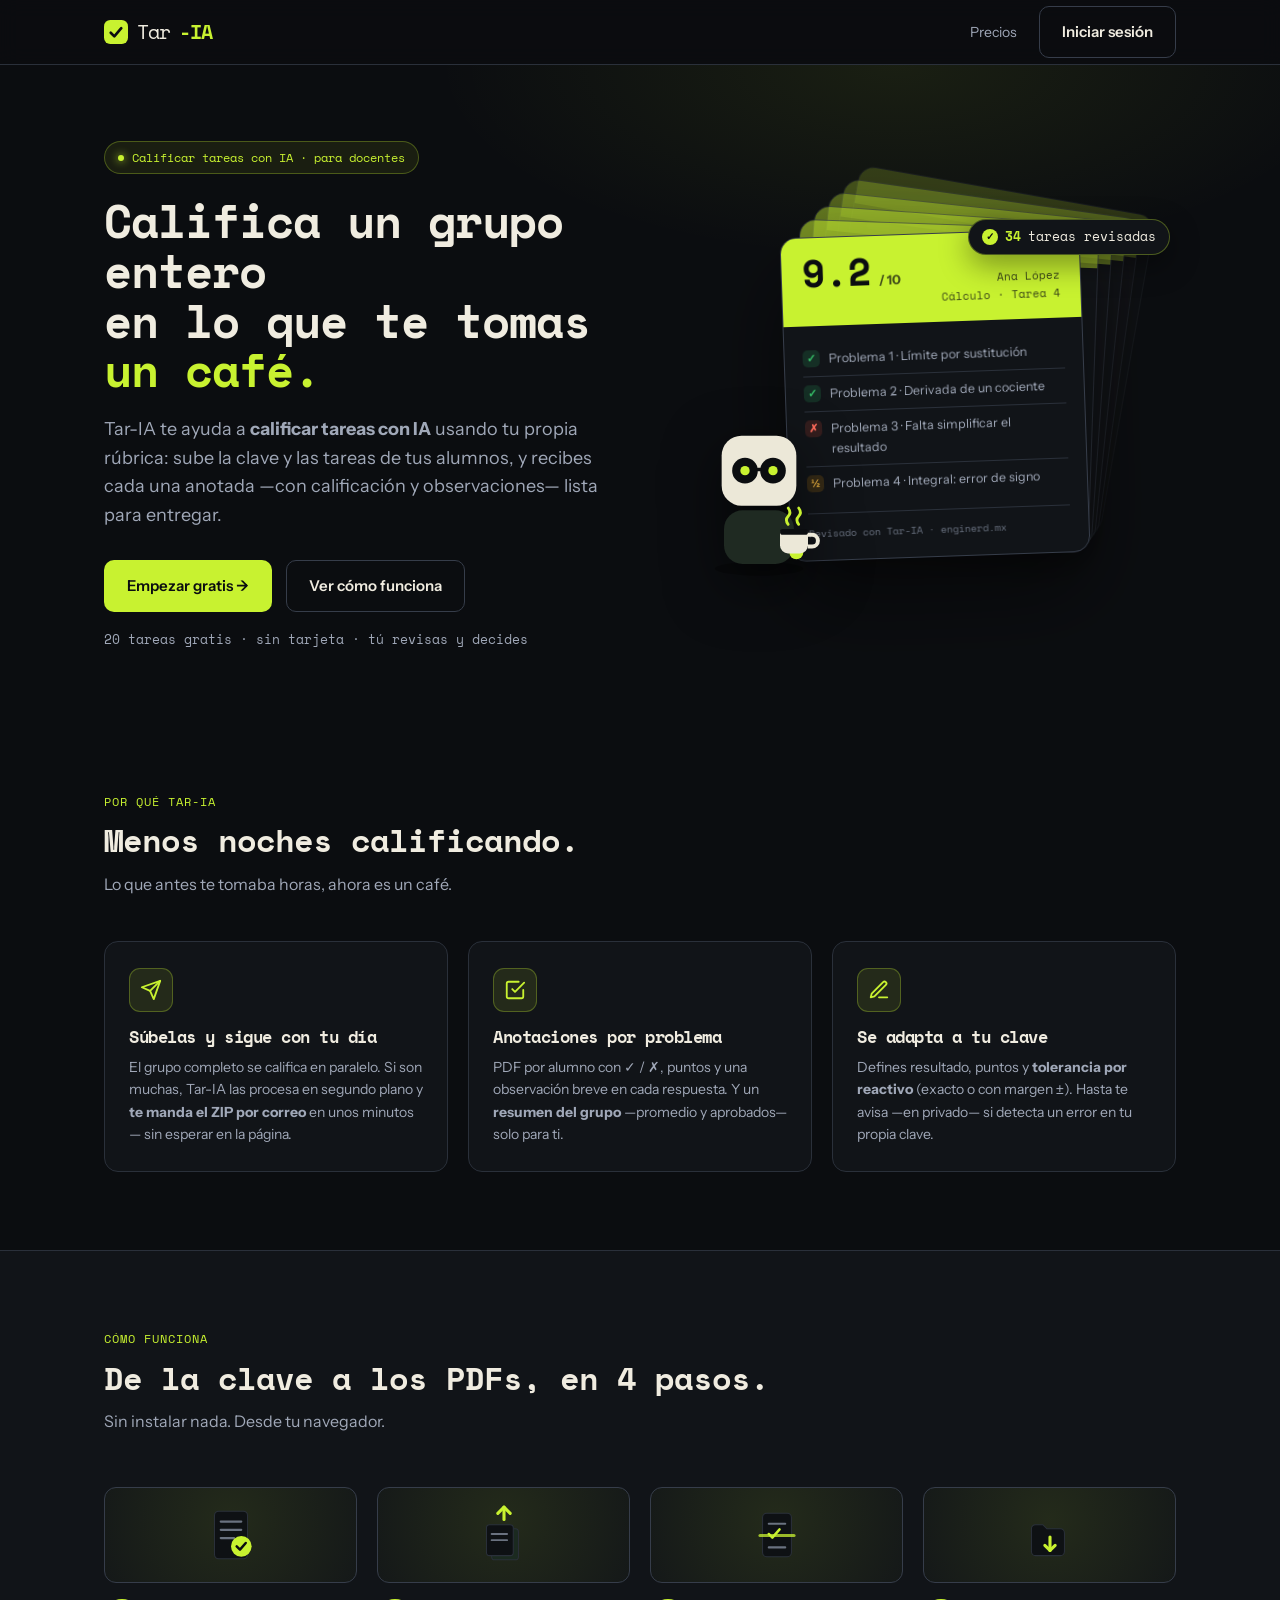
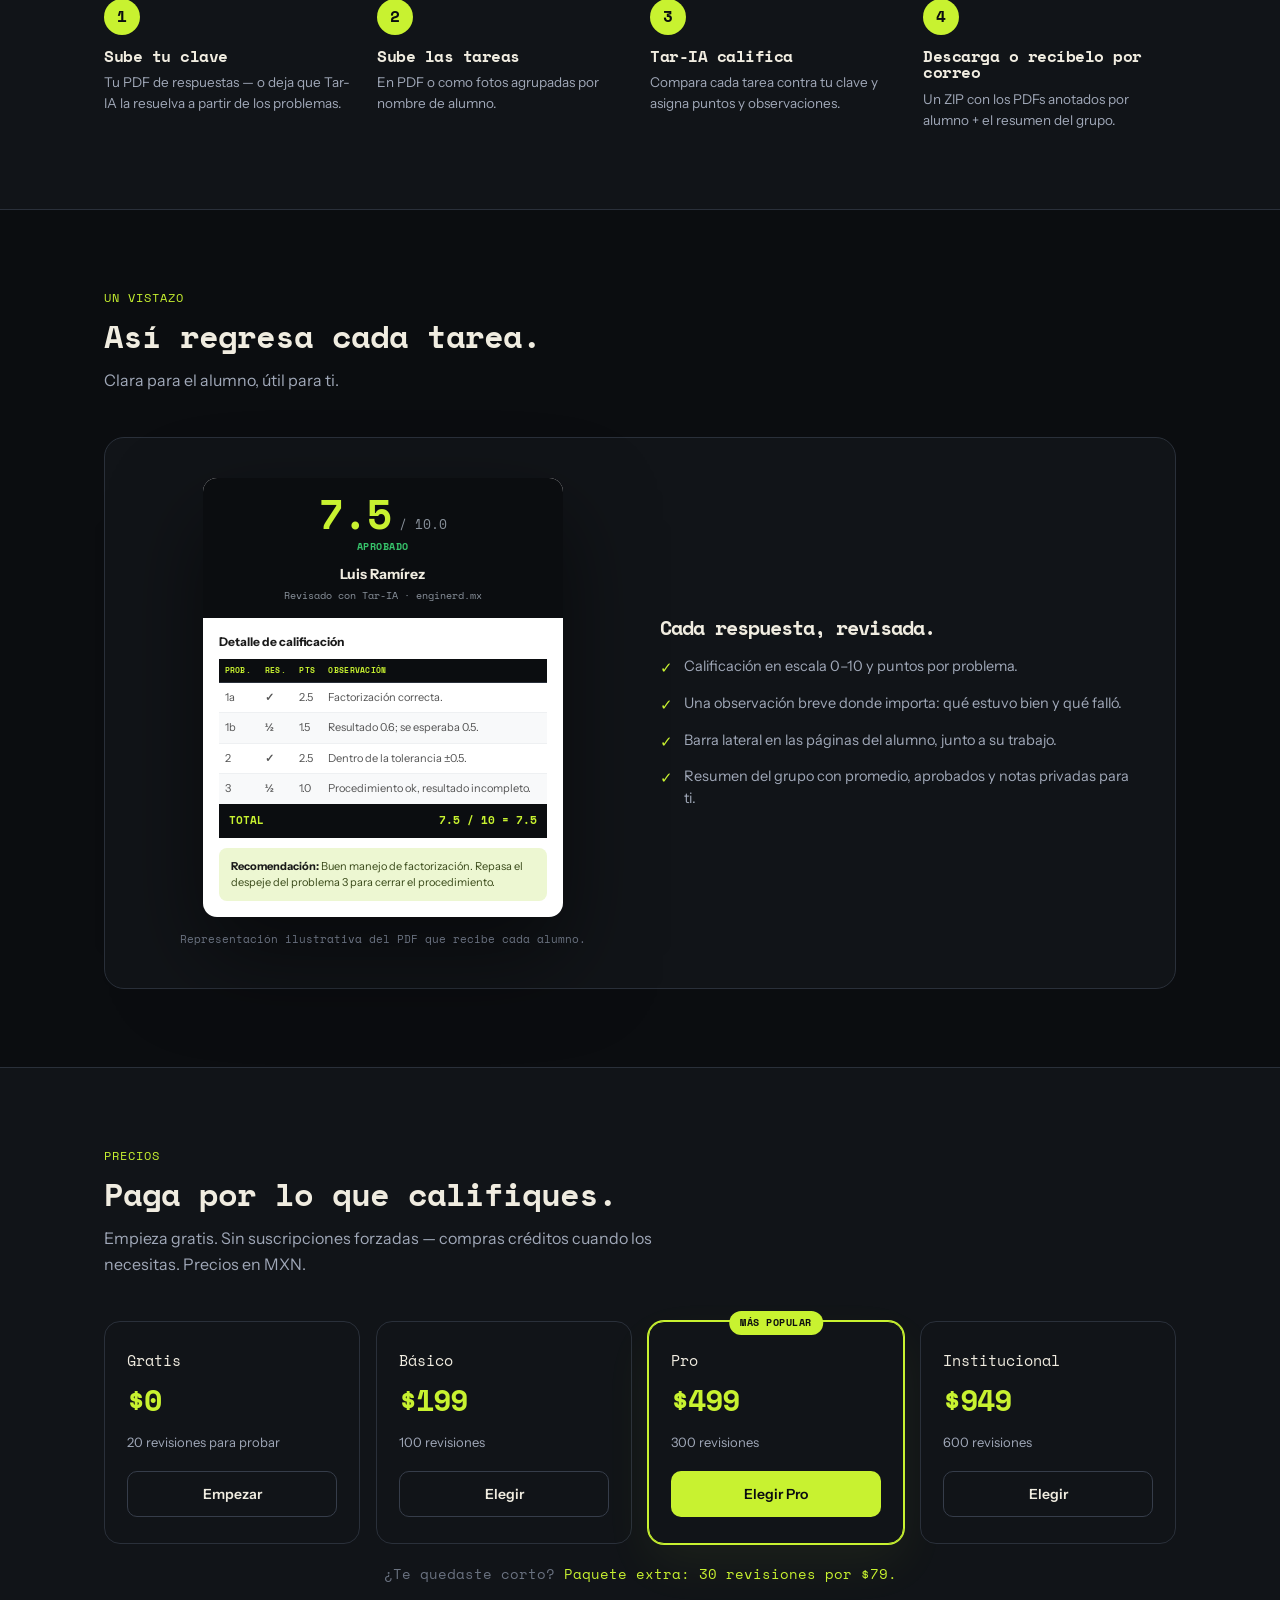
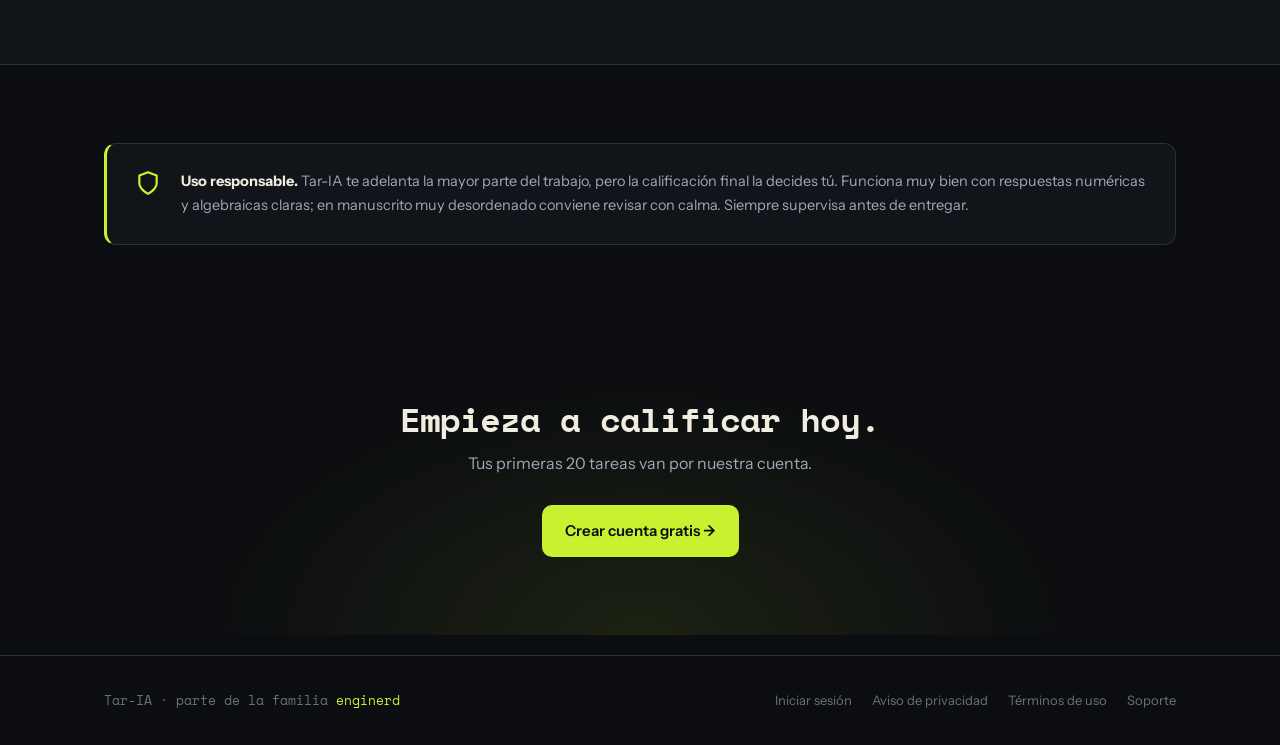
<file: index.html>
<!DOCTYPE html>
<html lang="es">
<head>
<meta charset="UTF-8">
<meta name="viewport" content="width=device-width, initial-scale=1.0">
<title>Tar-IA — Califica tareas con IA usando TU rúbrica | Enginerd</title>
<meta name="description" content="Tar-IA califica las tareas de tus alumnos con inteligencia artificial usando tu propia rúbrica. Ahorra horas de corrección, da retro a cada alumno y recupera tus domingos. Pruébalo gratis.">
<link rel="canonical" href="https://taria.enginerd.mx/">
<meta name="robots" content="index, follow">
<!-- Open Graph / Twitter (para compartir en redes/WhatsApp) -->
<meta property="og:type" content="website">
<meta property="og:url" content="https://taria.enginerd.mx/">
<meta property="og:site_name" content="Tar-IA · Enginerd">
<meta property="og:locale" content="es_MX">
<meta property="og:title" content="Tar-IA — Califica tareas con IA usando tu rúbrica">
<meta property="og:description" content="Califica las tareas de tus alumnos con IA usando tu propia rúbrica. Ahorra horas de corrección y recupera tus domingos. Pruébalo gratis.">
<meta property="og:image" content="https://taria.enginerd.mx/img/RobotInstruccionesyZIP.png">
<meta name="twitter:card" content="summary_large_image">
<meta name="twitter:title" content="Tar-IA — Califica tareas con IA usando tu rúbrica">
<meta name="twitter:description" content="Califica las tareas de tus alumnos con IA usando tu propia rúbrica. Pruébalo gratis.">
<meta name="twitter:image" content="https://taria.enginerd.mx/img/RobotInstruccionesyZIP.png">
<link rel="icon" href="data:image/svg+xml,<svg xmlns='http://www.w3.org/2000/svg' viewBox='0 0 100 100'><rect width='100' height='100' rx='18' fill='%230b0d10'/><text y='.9em' font-size='72' x='14' fill='%23c8f230' font-family='monospace' font-weight='bold'>T</text></svg>">
<link rel="stylesheet" href="./css/style.css">
<style>
  :root{--maxw:1120px}
  .lp{color:var(--text);overflow-x:hidden}
  .lp .wrap{max-width:var(--maxw);margin:0 auto;padding:0 24px}
  .lp a{text-decoration:none}
  .lp h1,.lp h2,.lp h3{font-family:'Space Mono',monospace;letter-spacing:-1px;line-height:1.08}
  .lp .lime{color:var(--accent)}
  .lp .btn{display:inline-flex;align-items:center;gap:8px;font-weight:600;font-size:15px;padding:13px 22px;border-radius:10px;cursor:pointer;transition:transform .15s,background .2s,border-color .2s;border:0.5px solid transparent}
  .lp .btn:hover{transform:translateY(-1px)}
  .lp .btn-lime{background:var(--accent);color:#0b0d10}
  .lp .btn-lime:hover{background:#d4f84a}
  .lp .btn-ghost{background:transparent;color:var(--text);border-color:var(--border2)}
  .lp .btn-ghost:hover{border-color:var(--accent);color:var(--accent)}

  /* NAV */
  .lp-nav{position:sticky;top:0;z-index:50;background:rgba(11,13,16,.82);backdrop-filter:blur(10px);border-bottom:0.5px solid var(--border)}
  .lp-nav .wrap{display:flex;align-items:center;justify-content:space-between;height:64px}
  .lp-brand{display:flex;align-items:center;gap:9px;font-family:'Space Mono',monospace;font-size:20px;color:var(--text);letter-spacing:-1px}
  .lp-brand b{font-weight:700}
  .lp-nav-links{display:flex;align-items:center;gap:22px}
  .lp-nav-links a.plain{color:var(--text2);font-size:14px}
  .lp-nav-links a.plain:hover{color:var(--text)}

  /* HERO */
  .lp-hero{position:relative;padding:76px 0 64px;background:radial-gradient(ellipse 60% 50% at 70% 0%, rgba(200,242,48,.08), transparent 60%)}
  .lp-hero .wrap{display:grid;grid-template-columns:1.05fr .95fr;gap:56px;align-items:center}
  .eyebrow{display:inline-flex;align-items:center;gap:8px;font-family:'Space Mono',monospace;font-size:12px;color:var(--accent);background:rgba(200,242,48,.08);border:0.5px solid rgba(200,242,48,.28);border-radius:99px;padding:6px 13px;margin-bottom:22px}
  .eyebrow .dot{width:6px;height:6px;border-radius:50%;background:var(--accent);box-shadow:0 0 8px var(--accent)}
  .lp-hero h1{font-size:46px;margin-bottom:20px}
  .lp-hero p.lede{font-size:18px;color:var(--text2);max-width:520px;margin-bottom:30px;line-height:1.6}
  .hero-cta{display:flex;gap:14px;flex-wrap:wrap;margin-bottom:18px}
  .hero-trust{font-family:'Space Mono',monospace;font-size:12.5px;color:var(--text3)}
  .hero-trust b{color:var(--text2);font-weight:400}

  /* Visual del hero: mascota + tarjeta calificada */
  .hero-visual{position:relative;display:flex;justify-content:center;align-items:flex-end}
  .grade-card{background:var(--bg2);border:0.5px solid var(--border2);border-radius:16px;width:300px;box-shadow:0 40px 90px rgba(0,0,0,.5);overflow:hidden;transform:rotate(-2deg)}
  .grade-head{background:var(--accent);color:#0b0d10;padding:16px 20px;display:flex;align-items:baseline;gap:8px}
  .grade-head .g{font-family:'Space Mono',monospace;font-size:38px;font-weight:700;line-height:1}
  .grade-head .g10{font-size:13px;font-weight:700;opacity:.7}
  .grade-head .who{margin-left:auto;font-family:'Space Mono',monospace;font-size:11px;opacity:.75;text-align:right}
  .grade-body{padding:16px 18px 18px}
  .grade-body .name{font-weight:600;font-size:13px;margin-bottom:12px}
  .grow{display:flex;align-items:flex-start;gap:9px;font-size:12.5px;color:var(--text2);padding:7px 0;border-top:0.5px solid var(--border)}
  .grow:first-of-type{border-top:none}
  .mk{flex-shrink:0;width:17px;height:17px;border-radius:5px;display:inline-flex;align-items:center;justify-content:center;font-size:11px;font-weight:700;margin-top:1px}
  .mk.ok{background:rgba(39,174,96,.18);color:#37c46b}
  .mk.bad{background:rgba(231,76,60,.16);color:#ff6b5b}
  .mk.half{background:rgba(243,156,18,.16);color:#f5b942}
  .grade-foot{font-family:'Space Mono',monospace;font-size:10px;color:var(--text3);margin-top:12px;padding-top:12px;border-top:0.5px solid var(--border)}
  .hero-nerdy{position:absolute;left:-4px;bottom:-20px;width:140px;z-index:7;filter:drop-shadow(0 16px 28px rgba(0,0,0,.55));animation:nerdy-bob 4s ease-in-out infinite}
  .hn-steam path{animation:hn-steam 2.2s ease-in-out infinite}
  .hn-steam path:nth-child(2){animation-delay:.7s}
  @keyframes hn-steam{0%,100%{opacity:.2}50%{opacity:.9}}

  /* Pila de tareas que se apilan (simula que Tar-IA califica muchas sola) */
  .stack{position:relative}
  .grade-card{position:relative;z-index:6}
  .stack .scard{position:absolute;inset:0;background:var(--bg2);border:0.5px solid var(--border2);border-radius:16px;box-shadow:0 20px 44px rgba(0,0,0,.4);overflow:hidden;opacity:0}
  .stack .scard::before{content:'';position:absolute;top:0;left:0;right:0;height:38px;background:var(--accent);opacity:.9}
  .stack .scard::after{content:'';position:absolute;left:16px;top:54px;width:60%;height:7px;border-radius:4px;background:var(--border2);box-shadow:0 16px 0 -1px var(--border2),0 32px 0 -1px var(--border2)}
  .stack .b1{z-index:5}.stack .b2{z-index:4}.stack .b3{z-index:3}.stack .b4{z-index:2}.stack .b5{z-index:1}
  /* Estado final (apilado, visible) al activar .go; la entrada cae desde arriba con 'drop'.
     El estado final vive en el CSS base (no en var() dentro de @keyframes → robusto). */
  /* Se apilan de ATRÁS hacia ADELANTE: la b5 (más al fondo) cae primero; la b1 (más
     cercana al frente, detrás de la tarea revisada) cae al final. */
  .stack.go .b1{opacity:.62;transform:translate(9px,-9px) rotate(2deg);animation:drop .7s cubic-bezier(.2,.8,.25,1) 1.35s both}
  .stack.go .b2{opacity:.50;transform:translate(18px,-18px) rotate(4deg);animation:drop .7s cubic-bezier(.2,.8,.25,1) 1.05s both}
  .stack.go .b3{opacity:.40;transform:translate(27px,-27px) rotate(6deg);animation:drop .7s cubic-bezier(.2,.8,.25,1) .75s both}
  .stack.go .b4{opacity:.30;transform:translate(36px,-36px) rotate(8deg);animation:drop .7s cubic-bezier(.2,.8,.25,1) .45s both}
  .stack.go .b5{opacity:.20;transform:translate(45px,-45px) rotate(10deg);animation:drop .7s cubic-bezier(.2,.8,.25,1) .15s both}
  /* La tarea revisada (9.2) aterriza al FINAL, encima de la pila ya formada. */
  .stack.go .grade-card{animation:drop .72s cubic-bezier(.2,.9,.25,1) 1.75s both}
  @keyframes drop{ from{opacity:0;transform:translate(0,-64px) rotate(0) scale(.97)} }
  .review-counter{position:absolute;top:-14px;right:6px;z-index:8;display:flex;align-items:center;gap:7px;background:var(--bg2);border:0.5px solid rgba(200,242,48,.32);border-radius:99px;padding:7px 13px;font-family:'Space Mono',monospace;font-size:12.5px;color:var(--text);box-shadow:0 10px 30px rgba(0,0,0,.4)}
  .review-counter .rc-c{color:#0b0d10;background:var(--accent);width:16px;height:16px;border-radius:50%;display:inline-flex;align-items:center;justify-content:center;font-size:10px;font-weight:700;flex-shrink:0}
  .review-counter b{color:var(--accent);font-weight:700}
  @media(prefers-reduced-motion:reduce){.stack.go .scard,.stack.go .grade-card{animation:none}}

  /* SECCIONES */
  .sec{padding:78px 0}
  .sec-tag{font-family:'Space Mono',monospace;font-size:12px;color:var(--accent);text-transform:uppercase;letter-spacing:1px;margin-bottom:12px}
  .sec h2{font-size:32px;margin-bottom:14px}
  .sec .sub{color:var(--text2);font-size:16px;max-width:600px;margin-bottom:44px}

  .features{display:grid;grid-template-columns:repeat(3,1fr);gap:20px}
  .feat{background:var(--bg2);border:0.5px solid var(--border);border-radius:14px;padding:26px 24px}
  .feat .ic{width:44px;height:44px;border-radius:11px;background:rgba(200,242,48,.1);border:0.5px solid rgba(200,242,48,.28);display:flex;align-items:center;justify-content:center;margin-bottom:16px}
  .feat h3{font-size:17px;margin-bottom:9px;letter-spacing:-.5px}
  .feat p{color:var(--text2);font-size:14px;line-height:1.6}

  .steps{display:grid;grid-template-columns:repeat(4,1fr);gap:20px;counter-reset:s}
  .step{position:relative;padding-top:8px}
  .step .n{width:36px;height:36px;border-radius:50%;background:var(--accent);color:#0b0d10;font-family:'Space Mono',monospace;font-weight:700;display:flex;align-items:center;justify-content:center;margin-bottom:14px}
  .step h3{font-size:15.5px;margin-bottom:7px;letter-spacing:-.5px}
  .step p{color:var(--text2);font-size:13.5px;line-height:1.55}
  /* Ilustración animada por paso */
  .step-ill{height:96px;border-radius:12px;background:radial-gradient(circle at 50% 34%, rgba(200,242,48,.10), rgba(200,242,48,.02));border:0.5px solid var(--border2);display:flex;align-items:center;justify-content:center;margin-bottom:16px;overflow:hidden}
  .step-ill svg{width:66px;height:66px}
  @keyframes bob-up{0%,100%{transform:translateY(3px)}50%{transform:translateY(-4px)}}
  @keyframes bob-down{0%,100%{transform:translateY(-3px)}50%{transform:translateY(4px)}}
  @keyframes pulse-lime{0%,100%{opacity:.5;transform:scale(.94)}50%{opacity:1;transform:scale(1)}}
  @keyframes scan{0%,100%{transform:translateY(-13px)}50%{transform:translateY(13px)}}
  .ill-bob-up{animation:bob-up 2.4s ease-in-out infinite}
  .ill-bob-down{animation:bob-down 2.4s ease-in-out infinite}
  .ill-pulse{transform-origin:center;transform-box:fill-box;animation:pulse-lime 2s ease-in-out infinite}
  .ill-scan{animation:scan 2.6s ease-in-out infinite}
  @media(prefers-reduced-motion:reduce){.ill-bob-up,.ill-bob-down,.ill-pulse,.ill-scan,.hn-steam path{animation:none}}

  /* EJEMPLO */
  .example{background:var(--bg2);border:0.5px solid var(--border);border-radius:20px;padding:40px;display:grid;grid-template-columns:1fr 1fr;gap:40px;align-items:center}
  .example ul{list-style:none;margin-top:18px;display:flex;flex-direction:column;gap:13px}
  .example li{display:flex;gap:11px;align-items:flex-start;color:var(--text2);font-size:14.5px;line-height:1.5}
  .example li .c{color:var(--accent);flex-shrink:0;margin-top:2px}
  /* Mock fiel al PDF real que recibe el alumno */
  .report-mock{max-width:360px;margin:0 auto;background:#fff;border-radius:14px;overflow:hidden;box-shadow:0 40px 90px rgba(0,0,0,.5);color:#1a1a1a}
  .rm-head{background:#0b0d10;padding:16px 18px 14px;text-align:center}
  .rm-grade{font-family:'Space Mono',monospace;font-size:40px;font-weight:700;color:#c8f230;line-height:1}
  .rm-grade small{font-size:13px;color:#8a929c;font-weight:400}
  .rm-pill{font-family:'Space Mono',monospace;font-size:10px;font-weight:700;color:#37c46b;letter-spacing:.5px;margin-top:5px}
  .rm-name{color:#f0ece0;font-weight:700;font-size:14px;margin-top:8px}
  .rm-sub{color:#8a929c;font-size:10px;margin-top:2px;font-family:'Space Mono',monospace}
  .rm-body{padding:14px 16px 16px}
  .rm-title{font-weight:700;font-size:12px;margin-bottom:8px}
  .rm-table{width:100%;border-collapse:collapse}
  .rm-table th{background:#0b0d10;color:#c8f230;font-family:'Space Mono',monospace;font-size:8px;text-transform:uppercase;letter-spacing:.3px;padding:5px 6px;text-align:left}
  .rm-table td{padding:6px;border-bottom:0.5px solid #eef0f2;font-size:11px;color:#555;vertical-align:top}
  .rm-table tr:nth-child(even) td{background:#f8f9fa}
  .rm-ok{color:#27AE60;font-weight:700}.rm-bad{color:#E74C3C;font-weight:700}.rm-half{color:#F39C12;font-weight:700}
  .rm-total{background:#0b0d10;color:#c8f230;font-family:'Space Mono',monospace;font-size:11px;font-weight:700;padding:8px 10px;display:flex;justify-content:space-between}
  .rm-rec{margin-top:10px;background:#EDF7D2;border-radius:8px;padding:10px 12px;font-size:11px;color:#3a4a1a;line-height:1.5}
  .rm-rec b{color:#1a1a1a}
  .example-note{text-align:center;font-family:'Space Mono',monospace;font-size:11px;color:var(--text3);margin-top:14px}

  /* PRECIOS */
  .plans{display:grid;grid-template-columns:repeat(4,1fr);gap:16px;align-items:stretch}
  .plan{background:var(--bg2);border:0.5px solid var(--border);border-radius:16px;padding:26px 22px;display:flex;flex-direction:column;position:relative}
  .plan.pop{border-color:var(--accent);box-shadow:0 0 0 1px var(--accent),0 20px 50px rgba(200,242,48,.06)}
  .plan .pop-badge{position:absolute;top:-11px;left:50%;transform:translateX(-50%);background:var(--accent);color:#0b0d10;font-family:'Space Mono',monospace;font-size:10px;font-weight:700;padding:4px 11px;border-radius:99px;letter-spacing:.5px;text-transform:uppercase}
  .plan .pname{font-family:'Space Mono',monospace;font-size:15px;color:var(--text);margin-bottom:4px}
  .plan .price{font-family:'Space Mono',monospace;font-size:30px;font-weight:700;color:var(--accent);letter-spacing:-1px}
  .plan .price small{font-size:13px;color:var(--text3);font-weight:400}
  .plan .revs{font-size:13px;color:var(--text2);margin:8px 0 18px}
  .plan .btn{width:100%;justify-content:center;margin-top:auto;font-size:14px;padding:11px}
  .plan-extra{margin-top:20px;text-align:center;font-size:13.5px;color:var(--text3);font-family:'Space Mono',monospace}
  .plan-extra b{color:var(--accent);font-weight:400}

  /* USO RESPONSABLE */
  .responsible{display:flex;gap:20px;align-items:flex-start;background:var(--bg2);border:0.5px solid var(--border);border-left:3px solid var(--accent);border-radius:12px;padding:26px 28px}
  .responsible p{color:var(--text2);font-size:14.5px;line-height:1.65}
  .responsible b{color:var(--text)}

  /* CTA FINAL */
  .final-cta{text-align:center;background:radial-gradient(ellipse 50% 120% at 50% 100%, rgba(200,242,48,.09), transparent 70%)}
  .final-cta h2{font-size:34px;margin-bottom:14px}
  .final-cta p{color:var(--text2);font-size:16px;margin-bottom:28px}

  /* FOOTER */
  .lp-foot{border-top:0.5px solid var(--border);padding:34px 0;margin-top:20px}
  .lp-foot .wrap{display:flex;flex-wrap:wrap;gap:16px;justify-content:space-between;align-items:center}
  .lp-foot .fam{font-family:'Space Mono',monospace;font-size:13px;color:var(--text3)}
  .lp-foot .links{display:flex;gap:20px;flex-wrap:wrap}
  .lp-foot .links a{color:var(--text3);font-size:13px}
  .lp-foot .links a:hover{color:var(--accent)}

  @media(max-width:860px){
    .lp-hero .wrap{grid-template-columns:1fr;gap:44px}
    .lp-hero h1{font-size:36px}
    .hero-visual{order:-1}
    .features,.steps,.plans{grid-template-columns:1fr 1fr}
    .example{grid-template-columns:1fr;padding:28px}
  }
  @media(max-width:560px){
    .features,.steps,.plans{grid-template-columns:1fr}
    .lp-hero h1{font-size:30px}
    .lp-nav-links{gap:12px}
  }
</style>
</head>
<body>
<div class="lp">

  <!-- NAV -->
  <nav class="lp-nav">
    <div class="wrap">
      <a href="./index.html" class="lp-brand">
        <svg width="24" height="24" viewBox="0 0 100 100" aria-hidden="true"><rect width="100" height="100" rx="26" fill="#c8f230"/><path d="M28 53 l15 15 l29 -34" fill="none" stroke="#0b0d10" stroke-width="11" stroke-linecap="round" stroke-linejoin="round"/></svg>
        Tar<b class="lime">-IA</b>
      </a>
      <div class="lp-nav-links">
        <a href="#precios" class="plain">Precios</a>
        <a href="./login.html" class="btn btn-ghost">Iniciar sesión</a>
      </div>
    </div>
  </nav>

  <!-- HERO -->
  <header class="lp-hero">
    <div class="wrap">
      <div>
        <span class="eyebrow"><span class="dot"></span> Calificar tareas con IA · para docentes</span>
        <h1>Califica un grupo entero<br>en lo que te tomas <span class="lime">un café.</span></h1>
        <p class="lede">Tar-IA te ayuda a <strong>calificar tareas con IA</strong> usando tu propia rúbrica: sube la clave y las tareas de tus alumnos, y recibes cada una anotada —con calificación y observaciones— lista para entregar.</p>
        <div class="hero-cta">
          <a href="./login.html" class="btn btn-lime">Empezar gratis →</a>
          <a href="#como-funciona" class="btn btn-ghost">Ver cómo funciona</a>
        </div>
        <div class="hero-trust"><b>20 tareas gratis · sin tarjeta · tú revisas y decides</b></div>
      </div>

      <div class="hero-visual">
        <div class="review-counter"><span class="rc-c">✓</span> <b id="rc-num">0</b> tareas revisadas</div>
        <!-- Nerdy con su taza de café (guiño: "califica mientras te tomas un café") -->
        <svg class="hero-nerdy" viewBox="0 0 120 150" fill="none" aria-hidden="true">
          <ellipse cx="60" cy="142" rx="38" ry="6" fill="#000" opacity=".3"/>
          <rect x="30" y="92" width="60" height="46" rx="16" fill="#1f2a22"/>
          <!-- bracito que sostiene la taza -->
          <rect x="86" y="112" width="12" height="22" rx="6" fill="#c8f230"/>
          <rect x="28" y="28" width="64" height="60" rx="17" fill="#ECE8D8"/>
          <circle cx="48" cy="58" r="11" fill="#0b0d10"/><circle cx="72" cy="58" r="11" fill="#0b0d10"/>
          <circle cx="48" cy="58" r="4" fill="#c8f230"/><circle cx="72" cy="58" r="4" fill="#c8f230"/>
          <line x1="59" y1="57" x2="61" y2="57" stroke="#0b0d10" stroke-width="3" stroke-linecap="round"/>
          <!-- taza -->
          <path d="M78 110 h24 v12 a7 7 0 0 1 -7 7 h-10 a7 7 0 0 1 -7 -7 z" fill="#ECE8D8"/>
          <rect x="78" y="108" width="24" height="5" rx="2.5" fill="#0b0d10"/>
          <path d="M102 113 h3.5 a5 5 0 0 1 0 10 h-3.5" fill="none" stroke="#ECE8D8" stroke-width="3.4"/>
          <!-- vapor -->
          <g class="hn-steam" stroke="#c8f230" stroke-width="2.4" stroke-linecap="round" fill="none">
            <path d="M85 104 q-3 -4 0 -7 q3 -3 0 -7"/>
            <path d="M94 104 q-3 -4 0 -7 q3 -3 0 -7"/>
          </g>
        </svg>
        <!-- Pila de tareas (se apilan al entrar) + tarjeta principal -->
        <div class="stack" id="stack">
          <span class="scard b5"></span>
          <span class="scard b4"></span>
          <span class="scard b3"></span>
          <span class="scard b2"></span>
          <span class="scard b1"></span>
          <!-- Tarjeta de tarea calificada -->
          <div class="grade-card">
          <div class="grade-head">
            <span class="g">9.2</span><span class="g10">/ 10</span>
            <span class="who">Ana López<br>Cálculo · Tarea 4</span>
          </div>
          <div class="grade-body">
            <div class="grow"><span class="mk ok">✓</span> Problema 1 · Límite por sustitución</div>
            <div class="grow"><span class="mk ok">✓</span> Problema 2 · Derivada de un cociente</div>
            <div class="grow"><span class="mk bad">✗</span> Problema 3 · Falta simplificar el resultado</div>
            <div class="grow"><span class="mk half">½</span> Problema 4 · Integral: error de signo</div>
            <div class="grade-foot">Revisado con Tar-IA · enginerd.mx</div>
          </div>
        </div>
        </div>
      </div>
    </div>
  </header>

  <!-- FEATURES -->
  <section class="sec">
    <div class="wrap">
      <div class="sec-tag">Por qué Tar-IA</div>
      <h2>Menos noches calificando.</h2>
      <p class="sub">Lo que antes te tomaba horas, ahora es un café.</p>
      <div class="features">
        <div class="feat">
          <div class="ic"><svg width="22" height="22" viewBox="0 0 24 24" fill="none" stroke="#c8f230" stroke-width="2" stroke-linecap="round" stroke-linejoin="round"><path d="M22 2 11 13"/><path d="M22 2 15 22l-4-9-9-4 20-7z"/></svg></div>
          <h3>Súbelas y sigue con tu día</h3>
          <p>El grupo completo se califica en paralelo. Si son muchas, Tar-IA las procesa en segundo plano y <strong>te manda el ZIP por correo</strong> en unos minutos — sin esperar en la página.</p>
        </div>
        <div class="feat">
          <div class="ic"><svg width="22" height="22" viewBox="0 0 24 24" fill="none" stroke="#c8f230" stroke-width="2" stroke-linecap="round" stroke-linejoin="round"><path d="M9 11l3 3L22 4"/><path d="M21 12v7a2 2 0 0 1-2 2H5a2 2 0 0 1-2-2V5a2 2 0 0 1 2-2h11"/></svg></div>
          <h3>Anotaciones por problema</h3>
          <p>PDF por alumno con ✓ / ✗, puntos y una observación breve en cada respuesta. Y un <strong>resumen del grupo</strong> —promedio y aprobados— solo para ti.</p>
        </div>
        <div class="feat">
          <div class="ic"><svg width="22" height="22" viewBox="0 0 24 24" fill="none" stroke="#c8f230" stroke-width="2" stroke-linecap="round" stroke-linejoin="round"><path d="M12 20h9"/><path d="M16.5 3.5a2.1 2.1 0 0 1 3 3L7 19l-4 1 1-4Z"/></svg></div>
          <h3>Se adapta a tu clave</h3>
          <p>Defines resultado, puntos y <strong>tolerancia por reactivo</strong> (exacto o con margen ±). Hasta te avisa —en privado— si detecta un error en tu propia clave.</p>
        </div>
      </div>
    </div>
  </section>

  <!-- CÓMO FUNCIONA -->
  <section class="sec" id="como-funciona" style="background:var(--bg2);border-top:0.5px solid var(--border);border-bottom:0.5px solid var(--border)">
    <div class="wrap">
      <div class="sec-tag">Cómo funciona</div>
      <h2>De la clave a los PDFs, en 4 pasos.</h2>
      <p class="sub">Sin instalar nada. Desde tu navegador.</p>
      <div class="steps">
        <div class="step">
          <div class="step-ill"><svg viewBox="0 0 64 64" fill="none" aria-hidden="true">
            <rect x="16" y="9" width="32" height="46" rx="4" fill="#0e1114" stroke="#2a303a"/>
            <line x1="22" y1="19" x2="42" y2="19" stroke="#6a7280" stroke-width="2" stroke-linecap="round"/>
            <line x1="22" y1="27" x2="42" y2="27" stroke="#6a7280" stroke-width="2" stroke-linecap="round"/>
            <line x1="22" y1="35" x2="35" y2="35" stroke="#6a7280" stroke-width="2" stroke-linecap="round"/>
            <circle class="ill-pulse" cx="42" cy="43" r="10" fill="#c8f230"/>
            <path d="M37.5 43 l3.2 3.2 5.6 -6.4" stroke="#0b0d10" stroke-width="2.4" stroke-linecap="round" stroke-linejoin="round" fill="none"/>
          </svg></div>
          <div class="n">1</div><h3>Sube tu clave</h3><p>Tu PDF de respuestas — o deja que Tar-IA la resuelva a partir de los problemas.</p>
        </div>
        <div class="step">
          <div class="step-ill"><svg viewBox="0 0 64 64" fill="none" aria-hidden="true">
            <rect x="20" y="26" width="26" height="30" rx="3" fill="#1b2a20" stroke="#2a303a"/>
            <rect x="15" y="22" width="26" height="30" rx="3" fill="#0e1114" stroke="#2a303a"/>
            <line x1="20" y1="31" x2="35" y2="31" stroke="#6a7280" stroke-width="1.8" stroke-linecap="round"/>
            <line x1="20" y1="37" x2="35" y2="37" stroke="#6a7280" stroke-width="1.8" stroke-linecap="round"/>
            <g class="ill-bob-up" stroke="#c8f230" stroke-width="3" stroke-linecap="round" stroke-linejoin="round" fill="none"><line x1="32" y1="17" x2="32" y2="5"/><path d="M26 11 l6 -6 6 6"/></g>
          </svg></div>
          <div class="n">2</div><h3>Sube las tareas</h3><p>En PDF o como fotos agrupadas por nombre de alumno.</p>
        </div>
        <div class="step">
          <div class="step-ill"><svg viewBox="0 0 64 64" fill="none" aria-hidden="true">
            <rect x="18" y="11" width="28" height="42" rx="4" fill="#0e1114" stroke="#2a303a"/>
            <line x1="24" y1="21" x2="40" y2="21" stroke="#6a7280" stroke-width="2" stroke-linecap="round"/>
            <path d="M24 31 l3.5 3.5 7 -8" stroke="#c8f230" stroke-width="2.4" stroke-linecap="round" stroke-linejoin="round" fill="none"/>
            <line x1="24" y1="44" x2="40" y2="44" stroke="#6a7280" stroke-width="2" stroke-linecap="round"/>
            <rect class="ill-scan" x="14" y="31" width="36" height="3" rx="1.5" fill="#c8f230" opacity=".75"/>
          </svg></div>
          <div class="n">3</div><h3>Tar-IA califica</h3><p>Compara cada tarea contra tu clave y asigna puntos y observaciones.</p>
        </div>
        <div class="step">
          <div class="step-ill"><svg viewBox="0 0 64 64" fill="none" aria-hidden="true">
            <path d="M14 26 a4 4 0 0 1 4 -4 h7 l4 4 h13 a4 4 0 0 1 4 4 v18 a4 4 0 0 1 -4 4 H18 a4 4 0 0 1 -4 -4 z" fill="#0e1114" stroke="#2a303a"/>
            <g class="ill-bob-down" stroke="#c8f230" stroke-width="3" stroke-linecap="round" stroke-linejoin="round" fill="none"><line x1="32" y1="34" x2="32" y2="47"/><path d="M27 42 l5 5 5 -5"/></g>
          </svg></div>
          <div class="n">4</div><h3>Descarga o recíbelo por correo</h3><p>Un ZIP con los PDFs anotados por alumno + el resumen del grupo.</p>
        </div>
      </div>
    </div>
  </section>

  <!-- EJEMPLO -->
  <section class="sec">
    <div class="wrap">
      <div class="sec-tag">Un vistazo</div>
      <h2>Así regresa cada tarea.</h2>
      <p class="sub">Clara para el alumno, útil para ti.</p>
      <div class="example">
        <div>
          <div class="report-mock">
            <div class="rm-head">
              <div class="rm-grade">7.5<small> / 10.0</small></div>
              <div class="rm-pill">APROBADO</div>
              <div class="rm-name">Luis Ramírez</div>
              <div class="rm-sub">Revisado con Tar-IA · enginerd.mx</div>
            </div>
            <div class="rm-body">
              <div class="rm-title">Detalle de calificación</div>
              <table class="rm-table">
                <thead><tr><th>Prob.</th><th>Res.</th><th>Pts</th><th>Observación</th></tr></thead>
                <tbody>
                  <tr><td>1a</td><td class="rm-ok">✓</td><td>2.5</td><td>Factorización correcta.</td></tr>
                  <tr><td>1b</td><td class="rm-half">½</td><td>1.5</td><td>Resultado 0.6; se esperaba 0.5.</td></tr>
                  <tr><td>2</td><td class="rm-ok">✓</td><td>2.5</td><td>Dentro de la tolerancia ±0.5.</td></tr>
                  <tr><td>3</td><td class="rm-half">½</td><td>1.0</td><td>Procedimiento ok, resultado incompleto.</td></tr>
                </tbody>
              </table>
              <div class="rm-total"><span>TOTAL</span><span>7.5 / 10 = 7.5</span></div>
              <div class="rm-rec"><b>Recomendación:</b> Buen manejo de factorización. Repasa el despeje del problema 3 para cerrar el procedimiento.</div>
            </div>
          </div>
          <div class="example-note">Representación ilustrativa del PDF que recibe cada alumno.</div>
        </div>
        <div>
          <h3 style="font-size:20px;margin-bottom:6px">Cada respuesta, revisada.</h3>
          <ul>
            <li><span class="c">✓</span> Calificación en escala 0–10 y puntos por problema.</li>
            <li><span class="c">✓</span> Una observación breve donde importa: qué estuvo bien y qué falló.</li>
            <li><span class="c">✓</span> Barra lateral en las páginas del alumno, junto a su trabajo.</li>
            <li><span class="c">✓</span> Resumen del grupo con promedio, aprobados y notas privadas para ti.</li>
          </ul>
        </div>
      </div>
    </div>
  </section>

  <!-- PRECIOS -->
  <section class="sec" id="precios" style="background:var(--bg2);border-top:0.5px solid var(--border);border-bottom:0.5px solid var(--border)">
    <div class="wrap">
      <div class="sec-tag">Precios</div>
      <h2>Paga por lo que califiques.</h2>
      <p class="sub">Empieza gratis. Sin suscripciones forzadas — compras créditos cuando los necesitas. Precios en MXN.</p>
      <div class="plans">
        <div class="plan">
          <div class="pname">Gratis</div>
          <div class="price">$0</div>
          <div class="revs">20 revisiones para probar</div>
          <a href="./login.html" class="btn btn-ghost">Empezar</a>
        </div>
        <div class="plan">
          <div class="pname">Básico</div>
          <div class="price">$199</div>
          <div class="revs">100 revisiones</div>
          <a href="./login.html" class="btn btn-ghost">Elegir</a>
        </div>
        <div class="plan pop">
          <div class="pop-badge">Más popular</div>
          <div class="pname">Pro</div>
          <div class="price">$499</div>
          <div class="revs">300 revisiones</div>
          <a href="./login.html" class="btn btn-lime">Elegir Pro</a>
        </div>
        <div class="plan">
          <div class="pname">Institucional</div>
          <div class="price">$949</div>
          <div class="revs">600 revisiones</div>
          <a href="./login.html" class="btn btn-ghost">Elegir</a>
        </div>
      </div>
      <div class="plan-extra">¿Te quedaste corto? <b>Paquete extra: 30 revisiones por $79.</b></div>
    </div>
  </section>

  <!-- USO RESPONSABLE -->
  <section class="sec">
    <div class="wrap">
      <div class="responsible">
        <svg width="26" height="26" viewBox="0 0 24 24" fill="none" stroke="#c8f230" stroke-width="2" stroke-linecap="round" stroke-linejoin="round" style="flex-shrink:0"><path d="M12 22s8-4 8-10V5l-8-3-8 3v7c0 6 8 10 8 10z"/></svg>
        <p><b>Uso responsable.</b> Tar-IA te adelanta la mayor parte del trabajo, pero la calificación final la decides tú. Funciona muy bien con respuestas numéricas y algebraicas claras; en manuscrito muy desordenado conviene revisar con calma. Siempre supervisa antes de entregar.</p>
      </div>
    </div>
  </section>

  <!-- CTA FINAL -->
  <section class="sec final-cta">
    <div class="wrap">
      <h2>Empieza a calificar hoy.</h2>
      <p>Tus primeras 20 tareas van por nuestra cuenta.</p>
      <a href="./login.html" class="btn btn-lime">Crear cuenta gratis →</a>
    </div>
  </section>

  <!-- FOOTER -->
  <footer class="lp-foot">
    <div class="wrap">
      <div class="fam">Tar-IA · parte de la familia <span class="lime">enginerd</span></div>
      <div class="links">
        <a href="./login.html">Iniciar sesión</a>
        <a href="./legal/aviso-privacidad.html">Aviso de privacidad</a>
        <a href="./legal/terminos-uso.html">Términos de uso</a>
        <a href="https://wa.me/524464036213" target="_blank">Soporte</a>
      </div>
    </div>
  </footer>

</div>

<script>
  // Anima la pila de tareas y el contador cuando el hero entra en vista.
  (function(){
    var stack = document.getElementById('stack');
    var num = document.getElementById('rc-num');
    if(!stack || !num) return;
    function countTo(target, dur){
      var start = performance.now();
      (function tick(now){
        var p = Math.min(1, (now - start) / dur);
        num.textContent = Math.round(p * target);
        if(p < 1) requestAnimationFrame(tick);
      })(performance.now());
    }
    function run(){
      stack.classList.add('go');
      countTo(34, 2200);
      // Sensación "viva": sigue sumando de a poco (hasta 60).
      setInterval(function(){
        var n = parseInt(num.textContent, 10) || 34;
        if(n < 60) num.textContent = n + 1;
      }, 4500);
    }
    // El hero ya está en el DOM (script al final del body): arranca de inmediato, antes
    // del primer paint, para que la pila y la tarjeta revisada inicien OCULTAS (sin parpadeo).
    run();
  })();
</script>
</body>
</html>
</file>
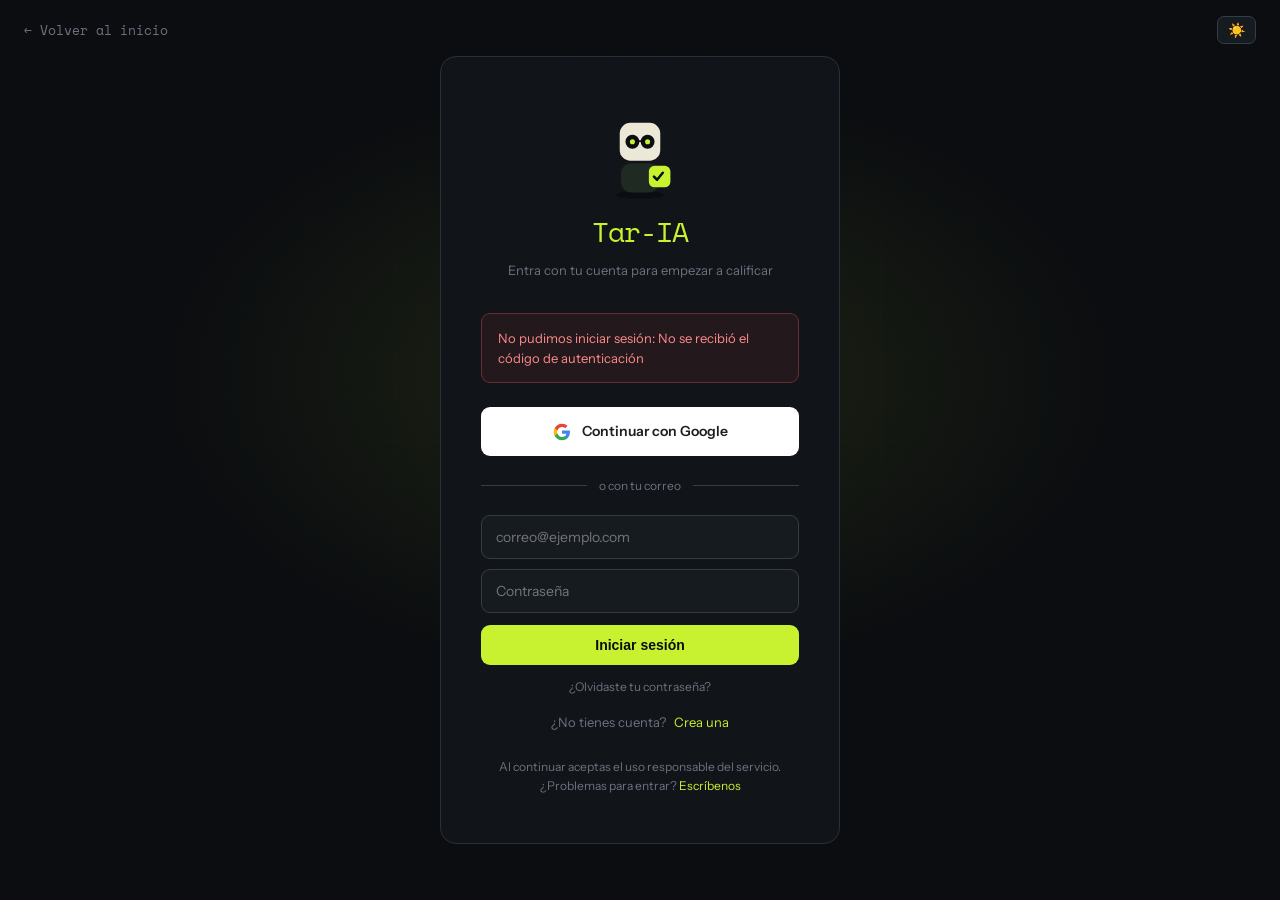
<file: auth/callback/index.html>
<!DOCTYPE html>
<html lang="es">
<head>
<meta charset="UTF-8">
<title>Iniciando sesión… — Tar-IA</title>
<link rel="stylesheet" href="../../css/style.css">
</head>
<body>
<div class="login-wrap">
  <div class="login-card" style="text-align:center">
    <div class="login-logo">Tar-IA</div>
    <div class="login-tag">Iniciando sesión…</div>
    <div style="display:flex;justify-content:center;margin-top:10px">
      <div class="spinner" style="border-color:rgba(200,242,48,.25);border-top-color:var(--accent)"></div>
    </div>
  </div>
</div>
<script src="../../js/api.js"></script>
<script>
  // El backend ya NO manda el JWT en la URL: manda un código EFÍMERO (60s, un solo
  // uso) que aquí se cambia por el JWT vía POST. Así el token de sesión nunca queda
  // en historial, logs ni referrer. Se usa location.replace para que ni siquiera el
  // código efímero quede en el historial.
  const params = new URLSearchParams(window.location.search);
  const code = params.get('code');
  // Ya NO se acepta ?token= en la URL (se quitó la compatibilidad legacy): el JWT
  // nunca viaja por la URL, solo el código efímero que se canjea vía POST.

  function irLogin(msg){
    window.location.replace(BASE + '/login.html?msg=' + encodeURIComponent(msg));
  }

  if(code){
    fetch(`${API_URL}/auth/exchange`, {
      method: 'POST',
      headers: { 'Content-Type': 'application/json' },
      body: JSON.stringify({ code })
    }).then(async r => {
      const data = await r.json().catch(() => ({}));
      if(!r.ok || !data.token) throw new Error(data.detail || 'No se pudo iniciar sesión');
      setToken(data.token);
      window.location.replace(BASE + '/panel.html');
    }).catch(e => irLogin(e.message || 'No se pudo iniciar sesión'));
  } else {
    irLogin('No se recibió el código de autenticación');
  }
</script>
</body>
</html>
</file>
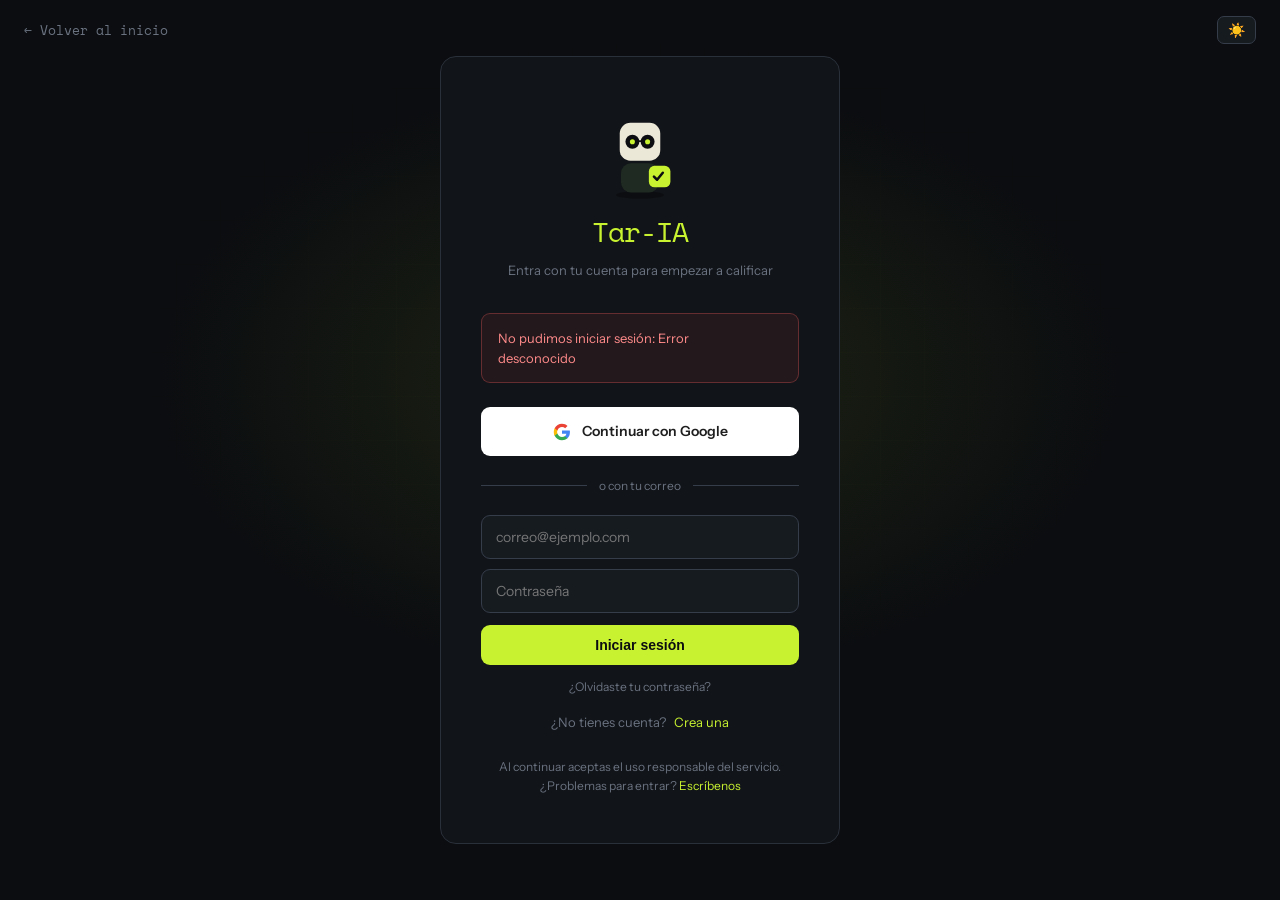
<file: auth/error/index.html>
<!DOCTYPE html>
<html lang="es">
<head>
<meta charset="UTF-8">
<title>Error al iniciar sesión — Tar-IA</title>
</head>
<body>
<script>
  const params = new URLSearchParams(window.location.search);
  const msg = params.get('msg') || 'Error desconocido';
  window.location.href = '/login.html?msg=' + encodeURIComponent(msg);
</script>
</body>
</html>
</file>
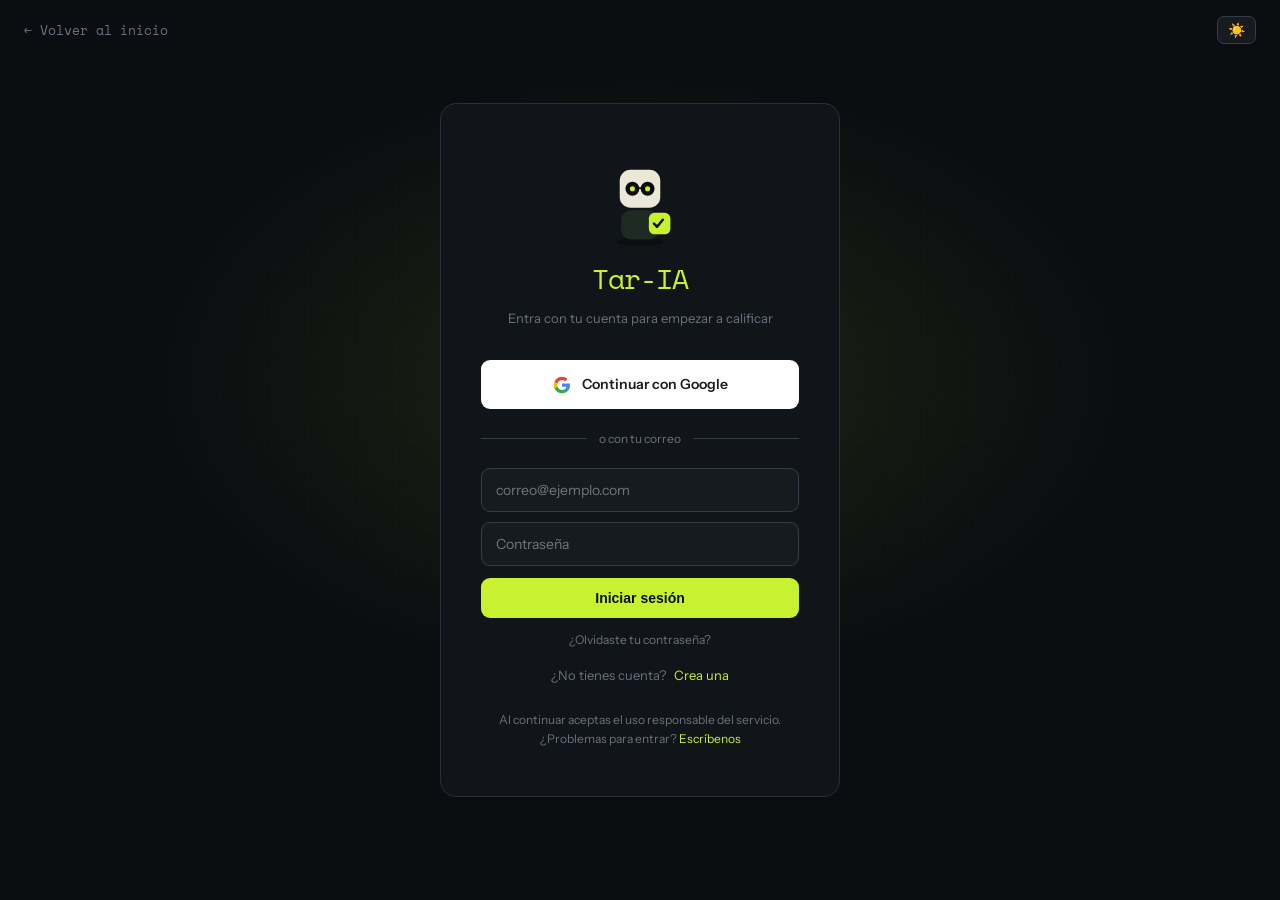
<file: login.html>
<!DOCTYPE html>
<html lang="es">
<head>
<meta charset="UTF-8">
<meta name="viewport" content="width=device-width, initial-scale=1.0">
<meta name="robots" content="noindex, nofollow">
<!-- Aplica el tema ANTES del primer paint (evita el flashazo blanco al recargar) -->
<script>try{document.documentElement.setAttribute('data-theme',localStorage.getItem('taria_theme')||'dark');}catch(e){}</script>
<title>Tar-IA — Inicia sesión</title>
<link rel="icon" href="data:image/svg+xml,<svg xmlns='http://www.w3.org/2000/svg' viewBox='0 0 100 100'><rect width='100' height='100' rx='18' fill='%230b0d10'/><text y='.9em' font-size='72' x='14' fill='%23c8f230' font-family='monospace' font-weight='bold'>T</text></svg>">
<link rel="stylesheet" href="./css/style.css">
<style>
  /* Login limpio: card centrada sobre fondo oscuro con glow lima sutil */
  .login-shell{position:relative;min-height:100vh;display:flex;align-items:center;justify-content:center;padding:24px;overflow:hidden;
    background:radial-gradient(ellipse 52% 46% at 50% 42%, rgba(200,242,48,.10), var(--bg) 72%)}
  .login-shell::before{content:'';position:absolute;inset:0;opacity:.5;pointer-events:none;
    background-image:linear-gradient(rgba(200,242,48,.04) 1px,transparent 1px),linear-gradient(90deg,rgba(200,242,48,.04) 1px,transparent 1px);
    background-size:44px 44px;mask-image:radial-gradient(ellipse 60% 55% at 50% 40%,#000,transparent 75%)}
  .login-back{position:absolute;top:20px;left:24px;z-index:2;color:var(--text3);text-decoration:none;font-size:13px;font-family:'Space Mono',monospace}
  .login-back:hover{color:var(--accent-text)}
  .login-theme{position:absolute;top:16px;right:24px;z-index:2}
</style>
</head>
<body>

<div class="login-shell">
  <a href="./index.html" class="login-back">← Volver al inicio</a>
  <button class="btn-theme login-theme" id="btn-theme" title="Cambiar a modo claro">☀️</button>

  <div class="login-card">
    <!-- Nerdy · mascota de Tar-IA (sostiene la palomita) -->
    <svg class="login-mascot" width="76" height="95" viewBox="0 0 120 150" fill="none" aria-hidden="true" style="display:block;margin:0 auto 10px">
      <ellipse cx="60" cy="142" rx="38" ry="6" fill="#000" opacity=".35"/>
      <rect x="30" y="92" width="60" height="46" rx="16" fill="#1f2a22"/>
      <rect x="28" y="28" width="64" height="60" rx="17" fill="#ECE8D8"/>
      <circle cx="48" cy="58" r="11" fill="#0b0d10"/><circle cx="72" cy="58" r="11" fill="#0b0d10"/>
      <circle cx="48" cy="58" r="4" fill="#c8f230"/><circle cx="72" cy="58" r="4" fill="#c8f230"/>
      <line x1="59" y1="57" x2="61" y2="57" stroke="#0b0d10" stroke-width="3" stroke-linecap="round"/>
      <rect x="74" y="96" width="34" height="34" rx="9" fill="#c8f230"/>
      <path d="M82 113l5 5 9-11" stroke="#0b0d10" stroke-width="4" stroke-linecap="round" stroke-linejoin="round" fill="none"/>
    </svg>
    <div class="login-logo">Tar-IA</div>
    <div class="login-tag">Entra con tu cuenta para empezar a calificar</div>

    <div id="error-box"></div>

    <a href="#" id="btn-google" class="btn-google">
      <svg width="18" height="18" viewBox="0 0 24 24"><path fill="#4285F4" d="M22.56 12.25c0-.78-.07-1.53-.2-2.25H12v4.26h5.92c-.26 1.37-1.04 2.53-2.21 3.31v2.77h3.57c2.08-1.92 3.28-4.74 3.28-8.09z"/><path fill="#34A853" d="M12 23c2.97 0 5.46-.98 7.28-2.66l-3.57-2.77c-.98.66-2.23 1.06-3.71 1.06-2.86 0-5.29-1.93-6.16-4.53H2.18v2.84C3.99 20.53 7.7 23 12 23z"/><path fill="#FBBC05" d="M5.84 14.09c-.22-.66-.35-1.36-.35-2.09s.13-1.43.35-2.09V7.07H2.18C1.43 8.55 1 10.22 1 12s.43 3.45 1.18 4.93l3.66-2.84z"/><path fill="#EA4335" d="M12 5.38c1.62 0 3.06.56 4.21 1.64l3.15-3.15C17.45 2.09 14.97 1 12 1 7.7 1 3.99 3.47 2.18 7.07l3.66 2.84c.87-2.6 3.3-4.53 6.16-4.53z"/></svg>
      Continuar con Google
    </a>

    <div class="login-or"><span>o con tu correo</span></div>

    <form id="email-form" autocomplete="on">
      <input type="text" id="f-name" class="login-input" placeholder="Tu nombre" style="display:none">
      <input type="email" id="f-email" class="login-input" placeholder="correo@ejemplo.com" autocomplete="email" required>
      <input type="password" id="f-pass" class="login-input" placeholder="Contraseña" autocomplete="current-password" required>
      <button type="submit" id="f-submit" class="btn-email">Iniciar sesión</button>
    </form>

    <div class="login-forgot" id="forgot-wrap"><a href="#" id="forgot-link">¿Olvidaste tu contraseña?</a></div>

    <div class="login-switch">
      <span id="switch-text">¿No tienes cuenta?</span>
      <a href="#" id="switch-link">Crea una</a>
    </div>

    <div class="login-foot">Al continuar aceptas el uso responsable del servicio.<br>¿Problemas para entrar? <a href="https://wa.me/524464036213" target="_blank">Escríbenos</a></div>
  </div>
</div>

<script src="./js/api.js"></script>
<script>
  // Si ya hay sesión, directo al panel
  if(getToken()){ window.location.href = (window.location.pathname.startsWith('/taria-frontend') ? '/taria-frontend' : '') + '/panel.html'; }

  document.getElementById('btn-google').addEventListener('click', function(e){
    e.preventDefault();
    window.location.href = `${API_URL}/auth/google/login`;
  });

  // Mostrar error si venimos de un callback fallido
  const params = new URLSearchParams(window.location.search);
  const msg = params.get('msg');
  if(msg){
    document.getElementById('error-box').innerHTML =
      `<div class="alert alert-error" style="margin-bottom:24px;text-align:left">No pudimos iniciar sesión: ${msg}</div>`;
  }
  if(params.get('verified') === '1'){
    document.getElementById('error-box').innerHTML =
      `<div class="alert alert-success" style="margin-bottom:24px;text-align:left">✓ ¡Correo verificado! Ya puedes iniciar sesión y calificar.</div>`;
  }

  // ── Login / Registro / Recuperación con correo ──
  const PANEL = (window.location.pathname.startsWith('/taria-frontend') ? '/taria-frontend' : '') + '/panel.html';
  let modo = 'login'; // 'login' | 'register' | 'forgot'
  const fName = document.getElementById('f-name');
  const fPass = document.getElementById('f-pass');
  const fSubmit = document.getElementById('f-submit');
  const switchText = document.getElementById('switch-text');
  const switchLink = document.getElementById('switch-link');
  const forgotWrap = document.getElementById('forgot-wrap');
  const errorBox = document.getElementById('error-box');

  const LABELS = {
    login:    { submit:'Iniciar sesión', busy:'Entrando…' },
    register: { submit:'Crear cuenta',   busy:'Creando…' },
    forgot:   { submit:'Enviar enlace',  busy:'Enviando…' },
  };

  function setModo(m){
    modo = m;
    fName.style.display = (m === 'register') ? 'block' : 'none';
    fName.required = (m === 'register');
    fPass.style.display = (m === 'forgot') ? 'none' : 'block';
    fPass.required = (m !== 'forgot');
    fPass.setAttribute('autocomplete', m === 'register' ? 'new-password' : 'current-password');
    fSubmit.textContent = LABELS[m].submit;
    forgotWrap.style.display = (m === 'login') ? 'block' : 'none';
    switchText.textContent = (m === 'register') ? '¿Ya tienes cuenta?' : '¿No tienes cuenta?';
    switchLink.textContent = (m === 'register') ? 'Inicia sesión' : 'Crea una';
    errorBox.innerHTML = '';
  }
  switchLink.addEventListener('click', e => { e.preventDefault(); setModo(modo === 'register' ? 'login' : 'register'); });
  document.getElementById('forgot-link').addEventListener('click', e => { e.preventDefault(); setModo('forgot'); });

  document.getElementById('email-form').addEventListener('submit', async e => {
    e.preventDefault();
    errorBox.innerHTML = '';
    const email = document.getElementById('f-email').value.trim();
    fSubmit.disabled = true;
    fSubmit.textContent = LABELS[modo].busy;
    try{
      if(modo === 'forgot'){
        await fetch(`${API_URL}/auth/forgot-password`, {
          method:'POST', headers:{'Content-Type':'application/json'},
          body: JSON.stringify({ email })
        });
        errorBox.innerHTML = `<div class="alert alert-success" style="margin-bottom:20px;text-align:left">Si existe una cuenta con ese correo, te enviamos un enlace para restablecer tu contraseña. Revisa tu bandeja (y spam).</div>`;
        fSubmit.disabled = false; fSubmit.textContent = LABELS[modo].submit;
        return;
      }
      const body = { email, password: fPass.value };
      if(modo === 'register') body.name = fName.value.trim();
      const r = await fetch(`${API_URL}${modo === 'register' ? '/auth/register' : '/auth/login'}`, {
        method:'POST', headers:{'Content-Type':'application/json'},
        body: JSON.stringify(body),
      });
      const data = await r.json().catch(() => ({}));
      if(!r.ok) throw new Error(data.detail || 'No se pudo completar la operación');
      setToken(data.token);
      window.location.href = PANEL;
    }catch(err){
      let m = err.message;
      if(m === 'Failed to fetch' || err instanceof TypeError){
        m = 'No pudimos conectar con el servidor. Revisa tu conexión e inténtalo de nuevo.';
      }
      errorBox.innerHTML = `<div class="alert alert-error" style="margin-bottom:20px;text-align:left">${m}</div>`;
      fSubmit.disabled = false;
      fSubmit.textContent = LABELS[modo].submit;
    }
  });
</script>
</body>
</html>
</file>
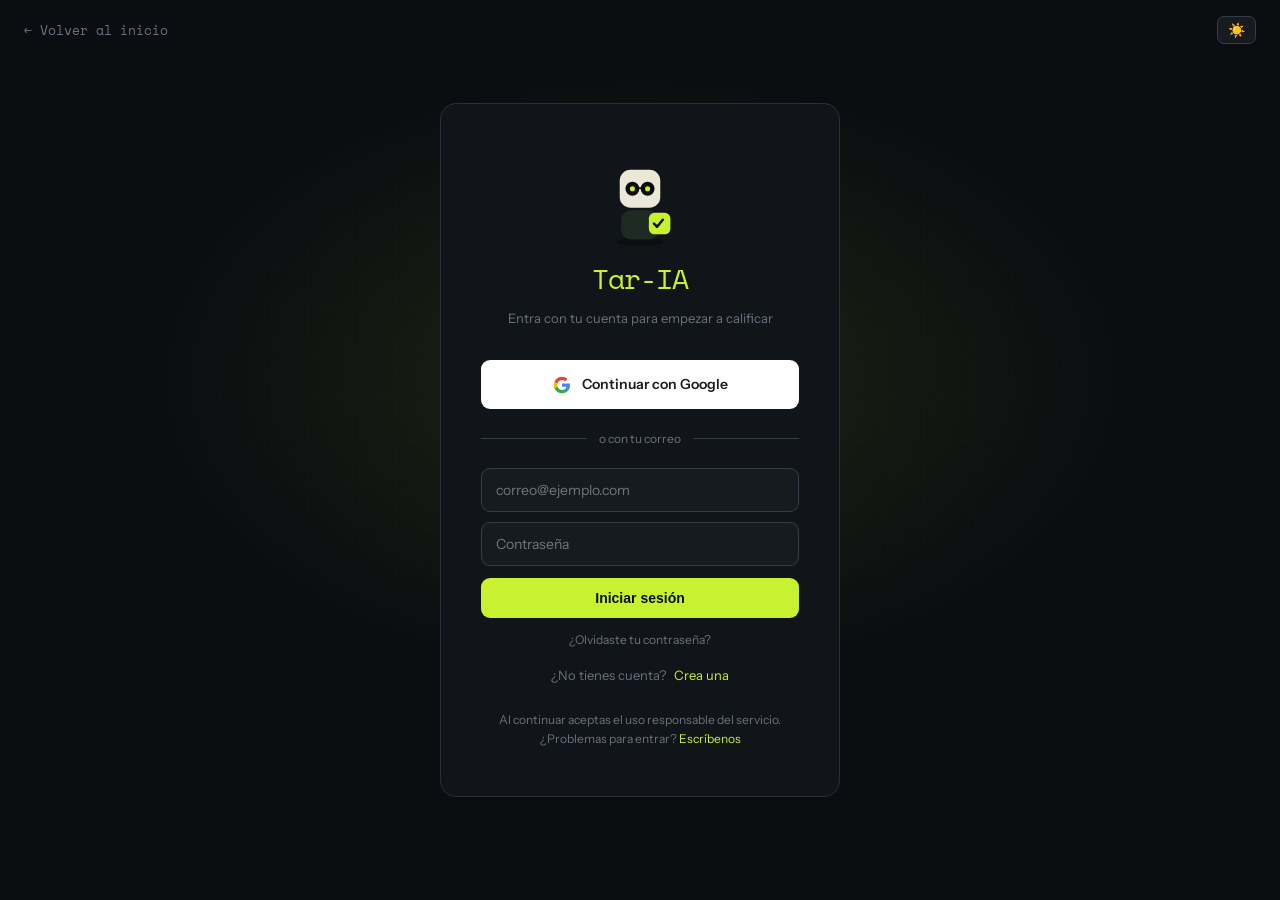
<file: panel.html>
<!DOCTYPE html>
<html lang="es">
<head>
<meta charset="UTF-8">
<meta name="viewport" content="width=device-width, initial-scale=1.0">
<meta name="robots" content="noindex, nofollow">
<!-- Aplica el tema ANTES del primer paint (evita el flashazo blanco al recargar) -->
<script>try{document.documentElement.setAttribute('data-theme',localStorage.getItem('taria_theme')||'dark');}catch(e){}</script>
<title>Panel — Tar-IA</title>
<link rel="icon" href="data:image/svg+xml,<svg xmlns='http://www.w3.org/2000/svg' viewBox='0 0 100 100'><rect width='100' height='100' rx='18' fill='%230b0d10'/><text y='.9em' font-size='72' x='14' fill='%23c8f230' font-family='monospace' font-weight='bold'>T</text></svg>">
<link rel="stylesheet" href="./css/style.css">
</head>
<body>

<!-- TOPBAR -->
<div class="topbar">
  <a href="./panel.html" class="topbar-logo"><svg width="22" height="22" viewBox="0 0 100 100" aria-hidden="true" style="flex-shrink:0"><rect width="100" height="100" rx="26" fill="#c8f230"/><path d="M28 53 l15 15 l29 -34" fill="none" stroke="#0b0d10" stroke-width="11" stroke-linecap="round" stroke-linejoin="round"/></svg>Tar-IA <span class="tag">beta</span></a>
  <div class="topbar-user">
    <span id="user-name">Cargando…</span>
    <span class="topbar-plan" id="user-plan">—</span>
    <span class="topbar-creditos" id="user-creditos">—</span>
    <button class="btn-theme" id="btn-theme" title="Cambiar a modo claro">☀️</button>
    <button class="btn-logout" id="btn-logout">Salir</button>
  </div>
</div>

<!-- BANNER DE VERIFICACIÓN DE CORREO -->
<div id="verify-banner" style="display:none">
  <svg width="16" height="16" viewBox="0 0 24 24" fill="none" stroke="currentColor" stroke-width="2" stroke-linecap="round" stroke-linejoin="round"><path d="M4 4h16c1.1 0 2 .9 2 2v12c0 1.1-.9 2-2 2H4c-1.1 0-2-.9-2-2V6c0-1.1.9-2 2-2z"/><polyline points="22,6 12,13 2,6"/></svg>
  <span>Confirma tu correo para poder calificar. Te enviamos un enlace al registrarte (revisa spam).</span>
  <button id="btn-reenviar-verif">Reenviar correo</button>
</div>

<!-- MODAL: FOTOS SIN NOMBRE -->
<div id="modal-fotos" class="modal-overlay" style="display:none">
  <div class="modal-box">
    <div class="modal-emoji">📷</div>
    <h2>Detectamos fotos sin nombre de alumno</h2>
    <p>Subiste <strong id="fotos-count">0</strong> imagen(es) que parecen no tener el nombre del alumno (por ejemplo <em>IMG_2043.jpg</em>).</p>
    <p>Para que varias fotos de un mismo alumno cuenten como <strong>una sola tarea (1 crédito)</strong>, renómbralas con el nombre del alumno + número de orden:</p>
    <div class="modal-example">Ana López 1.jpg &nbsp;·&nbsp; Ana López 2.jpg &nbsp;·&nbsp; Ana López 3.jpg</div>
    <p class="modal-warn">⚠️ De lo contrario, <strong>cada foto cuenta como una tarea distinta y consume 1 crédito.</strong></p>
    <div class="modal-actions">
      <button id="fotos-quitar" class="btn-secondary">Quitar las fotos</button>
      <button id="fotos-continuar" class="btn-primary">Entendido, continuar</button>
    </div>
  </div>
</div>

<!-- MODAL CONSENTIMIENTO LEGAL -->
<div id="modal-consent" style="display:none;position:fixed;inset:0;background:rgba(0,0,0,.85);z-index:1000;align-items:center;justify-content:center;padding:24px">
  <div style="background:var(--bg2);border:0.5px solid var(--border);border-radius:16px;max-width:480px;width:100%;padding:36px">
    <div style="font-family:'Space Mono',monospace;font-size:18px;color:var(--accent-text);margin-bottom:6px">Tar-IA</div>
    <h2 style="font-size:1.2rem;margin-bottom:12px">Antes de continuar</h2>
    <p style="font-size:14px;color:var(--text2);margin-bottom:24px;line-height:1.6">
      Hemos actualizado nuestros documentos legales. Por favor léelos y acepta para continuar usando Tar-IA.
    </p>
    <div id="consent-docs" style="margin-bottom:20px"></div>
    <label style="display:flex;align-items:flex-start;gap:12px;cursor:pointer;margin-bottom:24px">
      <input type="checkbox" id="consent-check" style="margin-top:3px;accent-color:var(--accent-text);width:16px;height:16px;flex-shrink:0">
      <span style="font-size:13px;color:var(--text2);line-height:1.5">
        He leído y acepto el <a id="link-aviso" href="./legal/aviso-privacidad.html" target="_blank" style="color:var(--accent-text)">Aviso de Privacidad</a>
        y los <a id="link-terminos" href="./legal/terminos-uso.html" target="_blank" style="color:var(--accent-text)">Términos de Uso</a>.
      </span>
    </label>
    <button id="btn-consent" class="btn-primary" disabled style="width:100%;justify-content:center;opacity:.5">
      Acepto y continuar
    </button>
  </div>
</div>

<div class="panel-body">
  <!-- SIDEBAR -->
  <div class="sidebar">
    <button class="side-link active" data-view="calificar">
      <svg viewBox="0 0 24 24"><path d="M22 11.08V12a10 10 0 11-5.93-9.14"/><polyline points="22 4 12 14.01 9 11.01"/></svg>
      Calificar tarea
    </button>
    <button class="side-link" data-view="historial">
      <svg viewBox="0 0 24 24"><circle cx="12" cy="12" r="10"/><polyline points="12 6 12 12 16 14"/></svg>
      Historial
    </button>
    <button class="side-link" data-view="plan">
      <svg viewBox="0 0 24 24"><rect x="2" y="5" width="20" height="14" rx="2"/><line x1="2" y1="10" x2="22" y2="10"/></svg>
      Mi plan
    </button>
    <button class="side-link" data-view="cuenta">
      <svg viewBox="0 0 24 24"><path d="M20 21v-2a4 4 0 0 0-4-4H8a4 4 0 0 0-4 4v2"/><circle cx="12" cy="7" r="4"/></svg>
      Mi cuenta
    </button>
    <button class="side-link" data-view="ayuda" id="side-ayuda" style="display:none">
      <svg viewBox="0 0 24 24"><circle cx="12" cy="12" r="10"/><path d="M9.09 9a3 3 0 0 1 5.83 1c0 2-3 3-3 3"/><line x1="12" y1="17" x2="12.01" y2="17"/></svg>
      Cómo usar
    </button>
  </div>

  <!-- MAIN -->
  <div class="main-content">

    <!-- VISTA: CALIFICAR -->
    <div class="view active" id="view-calificar">
      <div class="view-title">Calificar tarea</div>
      <div class="view-sub">Sube la clave de respuestas y los PDFs de los alumnos. Tar-IA revisa cada uno y te devuelve los PDFs anotados.</div>

      <div class="ai-disclaimer" id="ai-disclaimer">
        <svg width="16" height="16" viewBox="0 0 24 24" fill="none" stroke="currentColor" stroke-width="2" stroke-linecap="round" stroke-linejoin="round"><path d="M10.29 3.86 1.82 18a2 2 0 0 0 1.71 3h16.94a2 2 0 0 0 1.71-3L13.71 3.86a2 2 0 0 0-3.42 0z"/><line x1="12" y1="9" x2="12" y2="13"/><line x1="12" y1="17" x2="12.01" y2="17"/></svg>
        <span>Las calificaciones son <strong>generadas por inteligencia artificial y pueden contener errores</strong>. Revísalas antes de considerarlas definitivas o comunicarlas a tus alumnos.</span>
        <button id="ai-disclaimer-close" title="Entendido, cerrar">✕</button>
      </div>

      <div id="calificar-alert"></div>

      <div class="card">
        <!-- Selector de modo de clave -->
        <div class="clave-modo">
          <button type="button" class="clave-modo-btn active" data-modo="tengo">Ya tengo la clave</button>
          <button type="button" class="clave-modo-btn" data-modo="generar">Tar-IA arma la clave ✨</button>
        </div>

        <!-- MODO A: ya tengo la clave -->
        <div class="field" id="modo-tengo">
          <label>Clave de respuestas (1 PDF)<span class="info-i">i<span class="info-pop"><strong>Tu clave debe incluir, por cada problema:</strong><br>• Número o inciso (1, 2a…)<br>• Resultado correcto<br>• Puntos que vale<br><br>Si no pones puntos, se repartirán por igual. Opcional pero recomendado: el enunciado y los pasos de la solución (mejoran el crédito parcial). A mano o digital, pero legible.</span></span></label>
          <div class="dropzone" id="drop-clave">
            <input type="file" id="input-clave" accept="application/pdf">
            <span id="drop-clave-text">Haz clic o arrastra el PDF de la clave aquí</span>
          </div>
        </div>

        <!-- MODO B: Tar-IA resuelve los problemas -->
        <div class="field" id="modo-generar" style="display:none">
          <label>Sube solo los PROBLEMAS y Tar-IA arma la clave<span class="info-i">i<span class="info-pop">Sube el PDF (o foto) con los enunciados, sin respuestas. Tar-IA los resuelve y te muestra una clave que puedes <strong>revisar y editar</strong> antes de calificar. Tú ajustas resultados y puntos.</span></span></label>
          <div class="dropzone" id="drop-problemas">
            <input type="file" id="input-problemas" accept="application/pdf,image/jpeg,image/png">
            <span id="drop-problemas-text">Haz clic o arrastra el PDF/foto de los problemas aquí</span>
          </div>
          <button type="button" class="btn-secondary" id="btn-generar-clave" style="margin-top:12px">✨ Generar clave con Tar-IA</button>
          <div id="clave-generada-wrap" style="display:none;margin-top:18px">
            <div style="font-size:13px;color:var(--text2);margin-bottom:8px">Revisa y ajusta la clave. Edita resultados y puntos si hace falta:</div>
            <div style="overflow-x:auto">
              <table id="tabla-clave">
                <thead><tr><th>Problema</th><th>Resultado</th><th>Puntos</th><th>Tol. ±<span class="info-i">i<span class="info-pop"><strong>Tolerancia por problema (opcional).</strong><br>Déjalo vacío = se exige el valor <strong>exacto</strong>.<br>Pon un número (ej. 0.5) = se da por correcto si el resultado del alumno difiere hasta ±0.5 de la clave.<br>Úsalo solo en los reactivos donde apliquen redondeos.</span></span></th><th></th></tr></thead>
                <tbody id="clave-body"></tbody>
              </table>
            </div>
            <button type="button" class="btn-secondary" id="btn-add-fila" style="margin-top:10px;font-size:12px">+ Agregar problema</button>
            <div id="clave-confirm-msg" style="margin-top:10px;font-size:12px;color:var(--success)"></div>
          </div>
        </div>

        <div class="field">
          <label>Tareas de los alumnos (PDF o fotos)<span class="info-i">i<span class="info-pop">Un PDF (o sus fotos) por alumno. <strong>Tar-IA funciona mejor si tus alumnos:</strong><br>• Numeran cada respuesta (1a, 1b, 2…)<br>• Resuelven en orden, un problema tras otro<br>• Escriben con letra legible y buena luz<br>• Resaltan o encierran el resultado final<br><br>¿Fotos? Nombra cada foto con el nombre del alumno + número de orden (ej. "Juan Pérez 1", "Juan Pérez 2") y se agrupan en una sola tarea.</span></span></label>
          <div class="dropzone" id="drop-tareas">
            <input type="file" id="input-tareas" accept="application/pdf,image/jpeg,image/png" multiple>
            <span>Haz clic o arrastra los PDFs o fotos de los alumnos aquí</span>
          </div>
          <div class="file-list" id="tareas-list"></div>
        </div>

        <div class="field">
          <label>Instrucciones especiales (opcional)<span class="info-i">i<span class="info-pop"><strong>Indica criterios de calificación:</strong><br>• "Acepta resultados equivalentes (fracción o decimal)"<br>• "La gráfica puede ser a mano"<br>• "Da medio punto por procedimiento correcto"<br>• "Ignora faltas de ortografía"<br>Mientras más claro seas, mejor califica.</span></span></label>
          <textarea id="input-instrucciones" placeholder="Ej. Acepta resultados equivalentes aunque no estén simplificados…"></textarea>
        </div>

        <div class="field">
          <label>Modelo de revisión<span class="info-i">i<span class="info-pop"><strong>Estándar</strong> usa nuestro modelo rápido y preciso: la mejor opción para el día a día.<br><br><strong>Premium</strong> usa el modelo más potente, útil para tareas con letra difícil, procedimientos largos, o una calificación que un alumno disputó. Cuesta <strong>2 créditos por tarea</strong>.</span></span></label>
          <div class="modelo-selector" id="modelo-selector">
            <label class="modelo-opt is-active" data-modelo="estandar">
              <input type="radio" name="modelo" value="estandar" checked>
              <span class="modelo-ico">⚡</span>
              <span class="modelo-body">
                <span class="modelo-nombre">Estándar</span>
                <span class="modelo-desc">Rápido y preciso · 1 crédito por tarea</span>
              </span>
              <span class="modelo-check">✓</span>
            </label>
            <label class="modelo-opt" data-modelo="premium">
              <input type="radio" name="modelo" value="premium">
              <span class="modelo-ico">⭐</span>
              <span class="modelo-body">
                <span class="modelo-nombre">Premium <span class="modelo-badge">más potente</span></span>
                <span class="modelo-desc">Para tareas difíciles o disputadas · 2 créditos por tarea</span>
              </span>
              <span class="modelo-check">✓</span>
            </label>
          </div>
        </div>


        <div id="progreso-wrap" style="display:none;margin-bottom:20px">
          <!-- Nerdy pensando: acompaña la espera sin ser invasivo -->
          <div style="display:flex;justify-content:center;margin-bottom:10px">
            <svg width="60" height="54" viewBox="0 0 100 90" aria-hidden="true" style="animation:nerdy-bob 3s ease-in-out infinite">
              <rect x="14" y="10" width="72" height="68" rx="19" fill="#ECE8D8"/>
              <circle cx="38" cy="42" r="12" fill="#0b0d10"/><circle cx="62" cy="42" r="12" fill="#0b0d10"/>
              <circle cx="40" cy="40" r="4.5" fill="#c8f230"/><circle cx="64" cy="40" r="4.5" fill="#c8f230"/>
              <path d="M40 60 Q50 66 60 60" stroke="#0b0d10" stroke-width="3.5" stroke-linecap="round" fill="none"/>
              <text x="80" y="22" font-family="monospace" font-size="16" fill="#c8f230">?</text>
            </svg>
          </div>
          <div style="display:flex;justify-content:space-between;font-size:12px;color:var(--text3);margin-bottom:6px">
            <span id="progreso-label">Procesando…</span>
            <span id="progreso-pct">0%</span>
          </div>
          <div style="background:var(--bg3);border-radius:99px;height:6px;overflow:hidden">
            <div id="progreso-bar" style="height:100%;width:0%;background:var(--accent);border-radius:99px;transition:width .4s ease"></div>
          </div>
          <div style="font-size:11px;color:var(--text3);margin-top:6px">Las tareas se revisan en paralelo — el tiempo real puede variar según el tamaño de los archivos.</div>
        </div>

        <div id="creditos-aviso" class="creditos-aviso" style="display:none"></div>

        <button class="btn-primary" id="btn-calificar">
          <svg width="16" height="16" viewBox="0 0 24 24" fill="none" stroke="currentColor" stroke-width="2" stroke-linecap="round" stroke-linejoin="round"><path d="M22 11.08V12a10 10 0 11-5.93-9.14"/><polyline points="22 4 12 14.01 9 11.01"/></svg>
          Calificar y descargar ZIP
        </button>
      </div>
    </div>

    <!-- VISTA: HISTORIAL -->
    <div class="view" id="view-historial">
      <div class="view-title">Historial</div>
      <div class="view-sub">Tus últimas 50 tareas calificadas.</div>
      <div class="card" style="overflow-x:auto">
        <table id="tabla-historial">
          <thead>
            <tr><th>Archivo</th><th>Calificación</th><th>Crédito</th><th>Modelo</th><th>Páginas</th><th>Estado</th><th>Fecha</th></tr>
          </thead>
          <tbody id="historial-body">
            <tr><td colspan="6" style="text-align:center;color:var(--text3)">Cargando…</td></tr>
          </tbody>
        </table>
      </div>
    </div>

    <!-- VISTA: PLAN -->
    <div class="view" id="view-plan">
      <div class="view-title">Mi plan</div>
      <div class="view-sub">Consulta tus créditos disponibles y mejora tu plan cuando lo necesites.</div>

      <div class="stat-row">
        <div class="stat-mini">
          <div class="stat-mini-num" id="stat-plan">—</div>
          <div class="stat-mini-label">Plan actual</div>
        </div>
        <div class="stat-mini">
          <div class="stat-mini-num" id="stat-revisiones">—</div>
          <div class="stat-mini-label">Revisiones restantes</div>
        </div>
        <div class="stat-mini">
          <div class="stat-mini-num">$79</div>
          <div class="stat-mini-label">por 30 revisiones extra</div>
        </div>
      </div>

      <div id="plan-grid" class="plan-grid">
        <div style="color:var(--text3);font-size:13px">Cargando planes…</div>
      </div>

      <p class="fx-disclaimer" id="fx-disclaimer" style="display:none">
        Precios en MXN con IVA incluido. El monto en USD es de referencia; el cobro se realiza en
        pesos mexicanos (MXN) y tu banco o tarjeta aplicará su propio tipo de cambio.
      </p>

      <div style="margin-top:24px">
        <button class="btn-secondary" id="btn-extra">+ Comprar 30 revisiones extra ($79 MXN, IVA incl.)</button>
      </div>

      <div id="checkout-box" style="margin-top:28px"></div>
    </div>

    <!-- VISTA: MI CUENTA -->
    <div class="view" id="view-cuenta">
      <div class="view-title">Mi cuenta</div>
      <div class="view-sub">Tus datos, privacidad y opciones de cuenta.</div>

      <div class="card" style="margin-bottom:20px">
        <h3 style="font-size:15px;margin-bottom:14px">Tus datos</h3>
        <div style="display:flex;flex-direction:column;gap:10px;font-size:14px;color:var(--text2)">
          <div><span style="color:var(--text3)">Nombre:</span> <span id="cuenta-nombre">—</span></div>
          <div><span style="color:var(--text3)">Correo:</span> <span id="cuenta-email">—</span></div>
          <div><span style="color:var(--text3)">Plan:</span> <span id="cuenta-plan">—</span></div>
        </div>
      </div>

      <div class="card" style="margin-bottom:20px">
        <h3 style="font-size:15px;margin-bottom:10px">Privacidad</h3>
        <p style="font-size:13px;color:var(--text2);line-height:1.6;margin-bottom:12px">
          Los documentos que subes <strong style="color:var(--text)">no se almacenan en la nube</strong>:
          se procesan en memoria solo durante la calificación y se descartan al terminar. Solo guardamos
          metadatos del historial (nombre del archivo, calificación, fecha).
        </p>
        <div style="display:flex;gap:16px;font-size:13px">
          <a href="legal/aviso-privacidad.html" target="_blank" style="color:var(--accent-text)">Aviso de Privacidad</a>
          <a href="legal/terminos-uso.html" target="_blank" style="color:var(--accent-text)">Términos de Uso</a>
        </div>
      </div>

      <div class="card" style="border-color:rgba(255,93,93,.3)">
        <h3 style="font-size:15px;margin-bottom:10px;color:var(--error)">Eliminar mi cuenta</h3>
        <p style="font-size:13px;color:var(--text2);line-height:1.6;margin-bottom:16px">
          Borra tu perfil, historial y créditos de forma permanente. Conservaremos únicamente los
          comprobantes de pago que la ley fiscal nos obliga a mantener. Esta acción no se puede deshacer.
        </p>
        <div id="cuenta-alert"></div>
        <button class="btn-secondary" id="btn-eliminar-cuenta" style="border-color:var(--error);color:var(--error)">
          Eliminar mi cuenta
        </button>
      </div>
    </div>

    <!-- VISTA: CÓMO USAR -->
    <div class="view" id="view-ayuda">
      <div class="view-title">Cómo usar Tar-IA</div>
      <div class="view-sub">Una guía rápida para sacarle el máximo provecho y obtener revisiones precisas.</div>

      <div class="howto-step">
        <div class="howto-head"><div class="howto-n">1</div><h3>Prepara tu clave de respuestas</h3>
          <div class="howto-ill"><svg viewBox="0 0 64 64" fill="none" aria-hidden="true">
            <rect x="16" y="9" width="32" height="46" rx="4" fill="#0e1114" stroke="#2a303a"/>
            <line x1="22" y1="19" x2="42" y2="19" stroke="#6a7280" stroke-width="2" stroke-linecap="round"/>
            <line x1="22" y1="27" x2="42" y2="27" stroke="#6a7280" stroke-width="2" stroke-linecap="round"/>
            <line x1="22" y1="35" x2="35" y2="35" stroke="#6a7280" stroke-width="2" stroke-linecap="round"/>
            <circle class="hi-pulse" cx="42" cy="43" r="10" fill="#c8f230"/>
            <path d="M37.5 43 l3.2 3.2 5.6 -6.4" stroke="#0b0d10" stroke-width="2.4" stroke-linecap="round" stroke-linejoin="round" fill="none"/>
          </svg></div>
        </div>
        <div>
          <p>Tienes <strong>dos formas</strong> de dar la clave:</p>
          <ul>
            <li><strong>Ya la tengo</strong> — sube un <strong>PDF</strong> con las respuestas correctas.</li>
            <li><strong>Que Tar-IA la genere</strong> — sube el PDF o la foto de los <strong>problemas</strong> y Tar-IA los resuelve por ti; tú revisas y ajustas.</li>
          </ul>
          <p>En ambos casos editas una <strong>tabla</strong>, un renglón por problema:</p>
          <ul>
            <li><strong>Problema</strong> (1, 2a, 3-b…), <strong>resultado</strong> correcto y <strong>puntos</strong> que vale.</li>
            <li><strong>Tolerancia ±</strong> por problema — déjala vacía para exigir el valor <strong>exacto</strong>, o pon un número (ej. 0.5) para aceptar resultados dentro de ese margen (útil por redondeos).</li>
          </ul>
          <p class="howto-tip">Si no indicas puntos, se reparten por igual. Incluir el enunciado y los pasos de la solución mejora el crédito parcial. Y si tu clave trae un error, Tar-IA te lo avisa —en privado— en el resumen del docente. La clave se maneja en PDF; a mano o digital, pero legible.</p>
        </div>
      </div>

      <div class="howto-step">
        <div class="howto-head"><div class="howto-n">2</div><h3>Sube las tareas de tus alumnos</h3>
          <div class="howto-ill"><svg viewBox="0 0 64 64" fill="none" aria-hidden="true">
            <rect x="20" y="26" width="26" height="30" rx="3" fill="#1b2a20" stroke="#2a303a"/>
            <rect x="15" y="22" width="26" height="30" rx="3" fill="#0e1114" stroke="#2a303a"/>
            <line x1="20" y1="31" x2="35" y2="31" stroke="#6a7280" stroke-width="1.8" stroke-linecap="round"/>
            <line x1="20" y1="37" x2="35" y2="37" stroke="#6a7280" stroke-width="1.8" stroke-linecap="round"/>
            <g class="hi-bob" stroke="#c8f230" stroke-width="3" stroke-linecap="round" stroke-linejoin="round" fill="none"><line x1="32" y1="17" x2="32" y2="5"/><path d="M26 11 l6 -6 6 6"/></g>
          </svg></div>
        </div>
        <div>
          <p>Un PDF (o sus fotos) por alumno. La calidad de las fotos define la precisión de la revisión:</p>
          <div class="howto-grid">
            <div class="howto-card good">
              <div class="howto-card-h">✓ Buen ejemplo</div>
              <ul>
                <li>Respuestas numeradas (1a, 1b, 2…)</li>
                <li>Un problema tras otro, en orden</li>
                <li>Letra legible y buena iluminación</li>
                <li>Resultado final resaltado o encerrado</li>
                <li>Páginas derechas, un solo PDF</li>
              </ul>
            </div>
            <div class="howto-card bad">
              <div class="howto-card-h">✗ Mal ejemplo</div>
              <ul>
                <li>Sin numerar, respuestas mezcladas</li>
                <li>Varias fotos amontonadas en una hoja</li>
                <li>Letra borrosa, foto oscura o movida</li>
                <li>No se distingue el resultado final</li>
                <li>Páginas giradas o de cabeza</li>
              </ul>
            </div>
          </div>
        </div>
      </div>

      <div class="howto-step">
        <div class="howto-head"><div class="howto-n">3</div><h3>Agrega instrucciones (opcional)</h3>
          <div class="howto-ill"><svg viewBox="0 0 64 64" fill="none" aria-hidden="true">
            <g stroke="#2a303a" stroke-width="3" stroke-linecap="round"><line x1="14" y1="22" x2="50" y2="22"/><line x1="14" y1="32" x2="50" y2="32"/><line x1="14" y1="42" x2="50" y2="42"/></g>
            <g class="hi-pulse"><circle cx="40" cy="22" r="5" fill="#c8f230"/><circle cx="24" cy="32" r="5" fill="#c8f230"/><circle cx="44" cy="42" r="5" fill="#c8f230"/></g>
          </svg></div>
        </div>
        <div>
          <p>Indica tus criterios para que califique a tu manera:</p>
          <ul>
            <li>"Acepta resultados equivalentes (fracción o decimal)"</li>
            <li>"La gráfica puede ser a mano"</li>
            <li>"Da medio punto por procedimiento correcto"</li>
          </ul>
        </div>
      </div>

      <div class="howto-step">
        <div class="howto-head"><div class="howto-n">4</div><h3>Revisa lo que recibes</h3>
          <div class="howto-ill"><svg viewBox="0 0 64 64" fill="none" aria-hidden="true">
            <path d="M14 26 a4 4 0 0 1 4 -4 h7 l4 4 h13 a4 4 0 0 1 4 4 v18 a4 4 0 0 1 -4 4 H18 a4 4 0 0 1 -4 -4 z" fill="#0e1114" stroke="#2a303a"/>
            <g class="hi-bob" stroke="#c8f230" stroke-width="3" stroke-linecap="round" stroke-linejoin="round" fill="none"><line x1="32" y1="33" x2="32" y2="46"/><path d="M27 41 l5 5 5 -5"/></g>
          </svg></div>
        </div>
        <div>
          <p>Tar-IA te devuelve un <strong>ZIP</strong> con:</p>
          <ul>
            <li><strong>Resumen del docente</strong> — promedio del grupo, lista de calificaciones y notas privadas.</li>
            <li><strong>Una hoja por alumno</strong> — calificación, detalle por problema y una barra lateral con ✓ / ½ / ✗.</li>
          </ul>
          <p class="howto-tip">Hasta 10 tareas: descarga inmediata. Si subes <strong>más de 10</strong>, Tar-IA califica el grupo completo en segundo plano y te envía el ZIP <strong>por correo</strong> en unos minutos (revisa también spam). Así obtienes un solo resumen de todo el grupo sin esperar en la página.</p>
          <p class="howto-tip">Las calificaciones son generadas por IA y pueden tener errores. Revísalas antes de considerarlas definitivas.</p>
        </div>
      </div>

      <div class="howto-cta">
        ¿Lista tu clave y tus tareas? <a href="#" id="howto-ir-calificar">Ir a calificar →</a>
      </div>
    </div>

  </div>
</div>

<div style="text-align:center;padding:20px;font-size:11px;color:var(--text3);border-top:0.5px solid var(--border);margin-top:40px">
  Powered by <a href="https://enginerd.mx" target="_blank" style="color:var(--accent-text);text-decoration:none;font-family:'Space Mono',monospace">Enginerd</a> · Soluciones tecnológicas en Salamanca, Gto.
</div>

<script src="https://sdk.mercadopago.com/js/v2"></script>
<script src="./js/api.js"></script>
<script>
  // Si venimos del OAuth callback, extraer y guardar el token
  (function(){
    const p = new URLSearchParams(window.location.search);
    const t = p.get('token');
    if(t){ setToken(t); window.history.replaceState({}, '', window.location.pathname); }
  })();
</script>
<script src="./js/panel.js"></script>
</body>
</html>
</file>
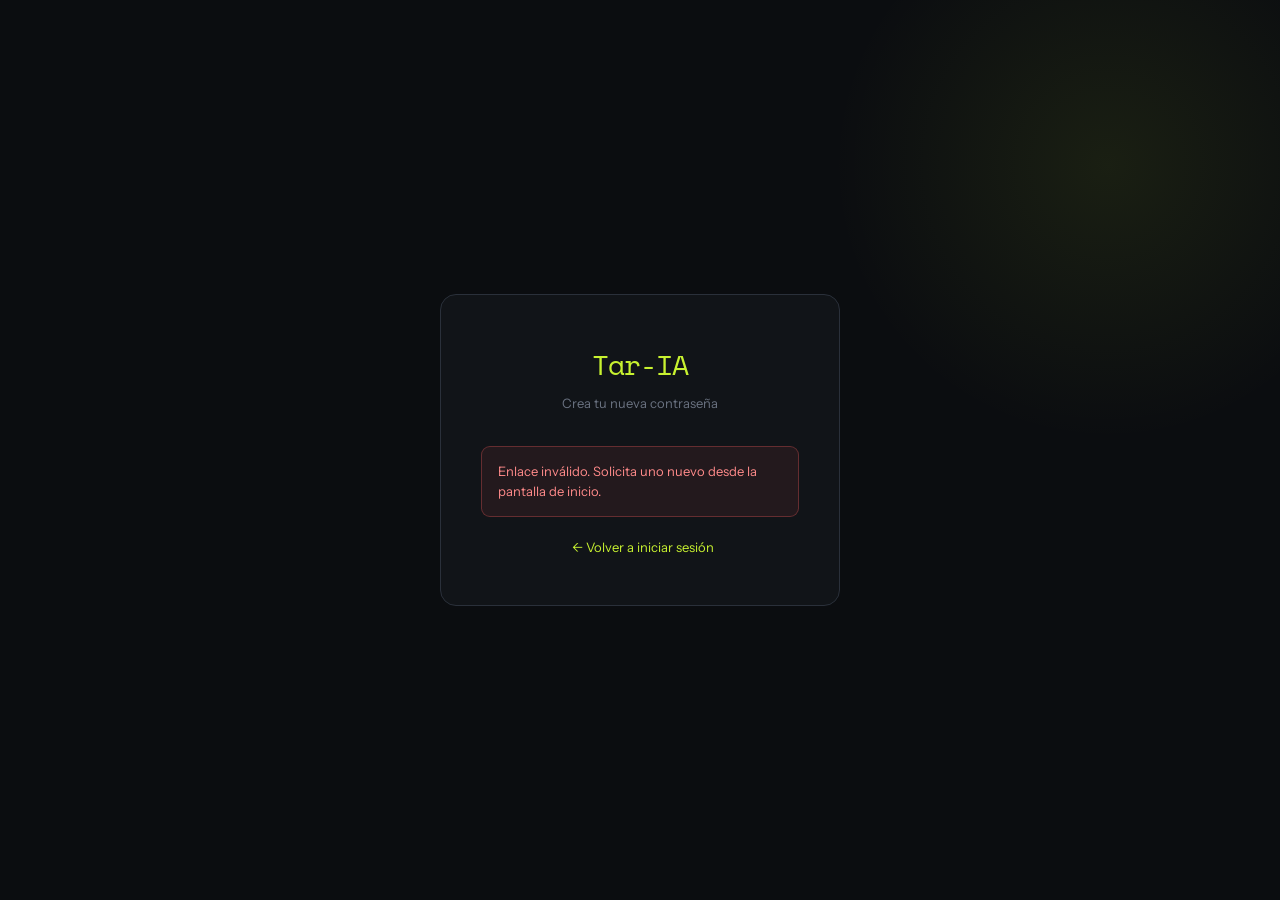
<file: reset.html>
<!DOCTYPE html>
<html lang="es">
<head>
<meta charset="UTF-8">
<meta name="viewport" content="width=device-width, initial-scale=1.0">
<!-- Aplica el tema ANTES del primer paint (evita el flashazo blanco al recargar) -->
<script>try{document.documentElement.setAttribute('data-theme',localStorage.getItem('taria_theme')||'dark');}catch(e){}</script>
<title>Restablecer contraseña — Tar-IA</title>
<link rel="icon" href="data:image/svg+xml,<svg xmlns='http://www.w3.org/2000/svg' viewBox='0 0 100 100'><rect width='100' height='100' rx='18' fill='%230b0d10'/><text y='.9em' font-size='72' x='14' fill='%23c8f230' font-family='monospace' font-weight='bold'>T</text></svg>">
<link rel="stylesheet" href="./css/style.css">
</head>
<body>

<div class="login-wrap">
  <div class="login-glow"></div>
  <div class="login-card">
    <div class="login-logo">Tar-IA</div>
    <div class="login-tag">Crea tu nueva contraseña</div>

    <div id="error-box"></div>

    <form id="reset-form">
      <input type="password" id="r-pass" class="login-input" placeholder="Nueva contraseña (mín. 8)" autocomplete="new-password" required>
      <input type="password" id="r-pass2" class="login-input" placeholder="Repite la contraseña" autocomplete="new-password" required>
      <button type="submit" id="r-submit" class="btn-email">Guardar contraseña</button>
    </form>

    <div class="login-switch"><a href="./login.html">← Volver a iniciar sesión</a></div>
  </div>
</div>

<script src="./js/api.js"></script>
<script>
  const params = new URLSearchParams(window.location.search);
  const token = params.get('token');
  const errorBox = document.getElementById('error-box');
  const submit = document.getElementById('r-submit');

  if(!token){
    errorBox.innerHTML = '<div class="alert alert-error" style="margin-bottom:20px;text-align:left">Enlace inválido. Solicita uno nuevo desde la pantalla de inicio.</div>';
    document.getElementById('reset-form').style.display = 'none';
  }

  document.getElementById('reset-form').addEventListener('submit', async e => {
    e.preventDefault();
    errorBox.innerHTML = '';
    const p1 = document.getElementById('r-pass').value;
    const p2 = document.getElementById('r-pass2').value;
    if(p1.length < 8){
      errorBox.innerHTML = '<div class="alert alert-error" style="margin-bottom:20px;text-align:left">La contraseña debe tener al menos 8 caracteres.</div>';
      return;
    }
    if(p1 !== p2){
      errorBox.innerHTML = '<div class="alert alert-error" style="margin-bottom:20px;text-align:left">Las contraseñas no coinciden.</div>';
      return;
    }
    submit.disabled = true; submit.textContent = 'Guardando…';
    try{
      const r = await fetch(`${API_URL}/auth/reset-password`, {
        method:'POST', headers:{'Content-Type':'application/json'},
        body: JSON.stringify({ token, password: p1 })
      });
      const data = await r.json().catch(() => ({}));
      if(!r.ok) throw new Error(data.detail || 'No se pudo restablecer la contraseña');
      errorBox.innerHTML = '<div class="alert alert-success" style="margin-bottom:20px;text-align:left">¡Listo! Tu contraseña fue actualizada. Ya puedes iniciar sesión.</div>';
      document.getElementById('reset-form').style.display = 'none';
    }catch(err){
      let m = err.message;
      if(m === 'Failed to fetch' || err instanceof TypeError){
        m = 'No pudimos conectar con el servidor. Inténtalo de nuevo.';
      }
      errorBox.innerHTML = `<div class="alert alert-error" style="margin-bottom:20px;text-align:left">${m}</div>`;
      submit.disabled = false; submit.textContent = 'Guardar contraseña';
    }
  });
</script>
</body>
</html>
</file>
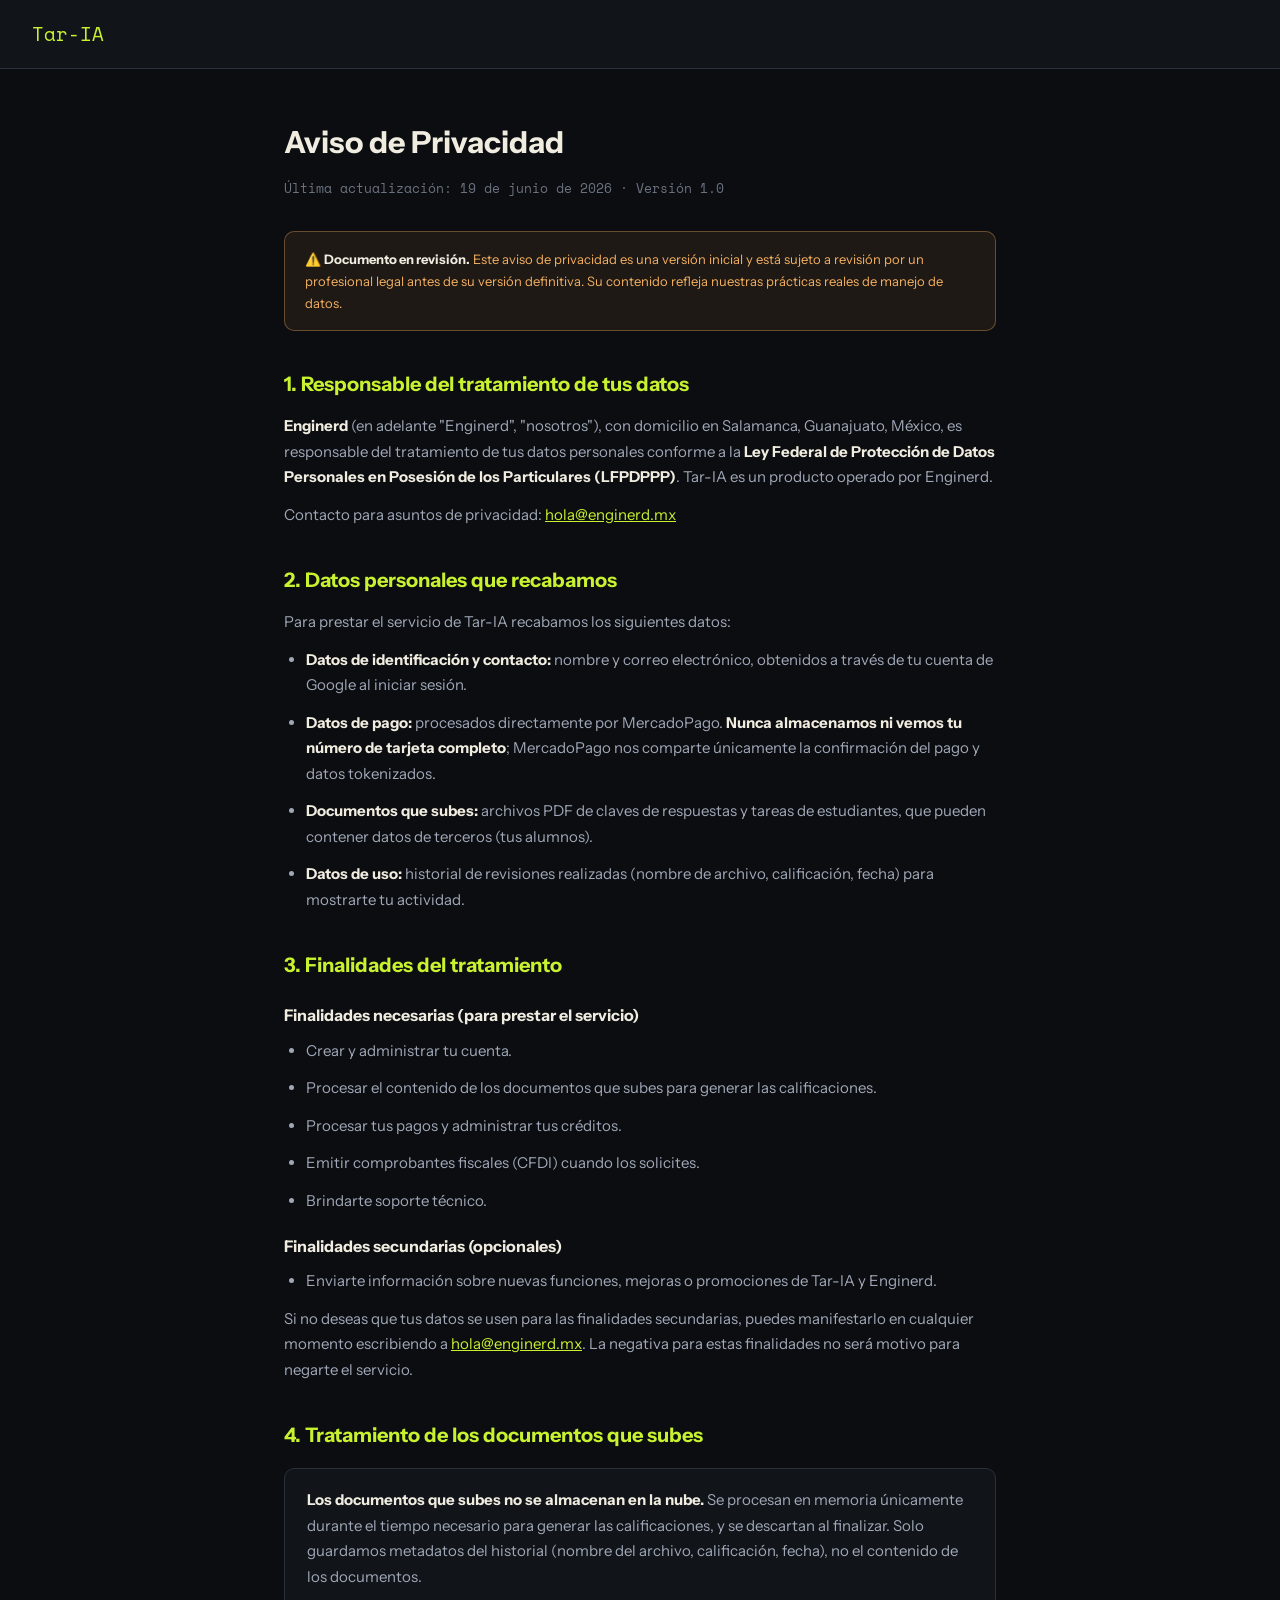
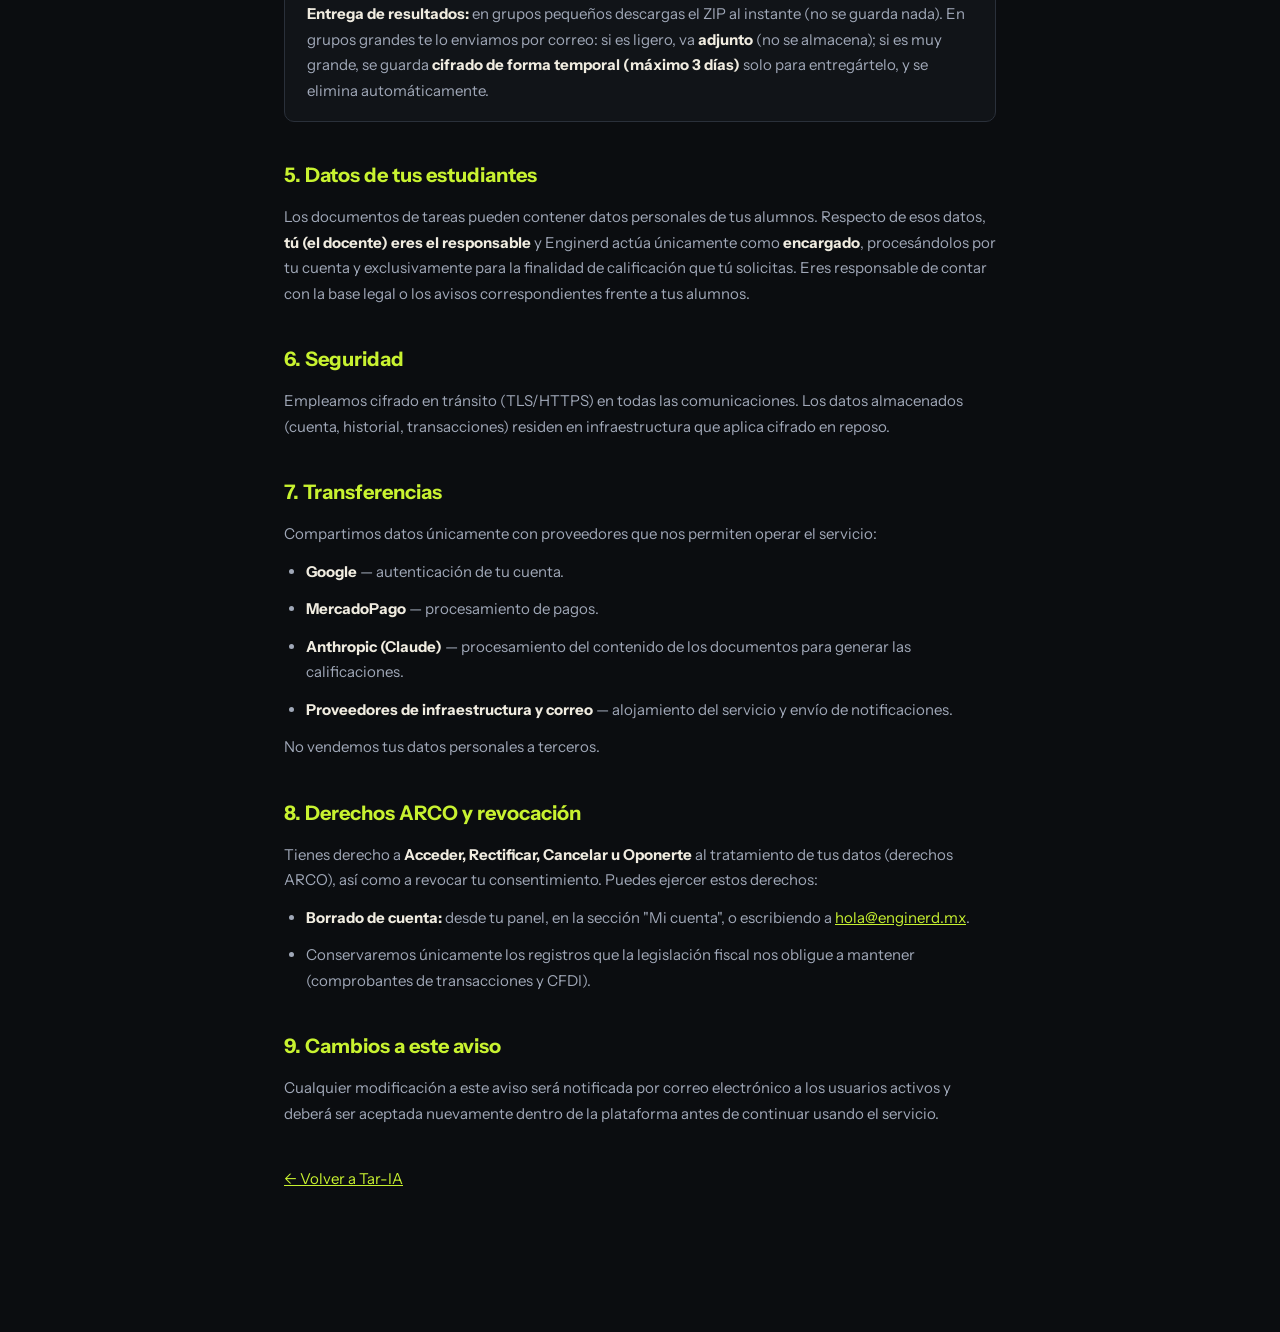
<file: legal/aviso-privacidad.html>
<!DOCTYPE html>
<html lang="es">
<head>
<meta charset="UTF-8">
<meta name="viewport" content="width=device-width, initial-scale=1.0">
<title>Aviso de Privacidad — Tar-IA · Enginerd</title>
<link rel="icon" href="data:image/svg+xml,<svg xmlns='http://www.w3.org/2000/svg' viewBox='0 0 100 100'><rect width='100' height='100' rx='18' fill='%230b0d10'/><text y='.9em' font-size='72' x='14' fill='%23c8f230' font-family='monospace' font-weight='bold'>T</text></svg>">
<style>
  @import url('https://fonts.googleapis.com/css2?family=Space+Mono:wght@400;700&family=Instrument+Sans:wght@400;500;600&display=swap');
  :root{--bg:#0b0d10;--bg2:#111418;--accent:#c8f230;--text:#f0ece0;--text2:#a0a8b8;--text3:#6a7280;--border:#2a303a}
  *{box-sizing:border-box;margin:0;padding:0}
  body{font-family:'Instrument Sans',sans-serif;background:var(--bg);color:var(--text);line-height:1.7;padding:0 0 80px}
  .topbar{padding:18px 32px;border-bottom:0.5px solid var(--border);background:var(--bg2)}
  .topbar a{font-family:'Space Mono',monospace;font-size:19px;color:var(--accent);text-decoration:none}
  .wrap{max-width:760px;margin:0 auto;padding:48px 24px}
  h1{font-size:1.9rem;margin-bottom:8px}
  h2{font-size:1.25rem;margin:36px 0 12px;color:var(--accent)}
  h3{font-size:1rem;margin:20px 0 8px}
  p,li{color:var(--text2);font-size:15px;margin-bottom:12px}
  ul{padding-left:22px}
  a{color:var(--accent)}
  .meta{font-size:13px;color:var(--text3);font-family:'Space Mono',monospace;margin-bottom:32px}
  .draft{background:rgba(245,176,96,.08);border:0.5px solid rgba(245,176,96,.35);border-radius:10px;padding:16px 20px;margin-bottom:32px;font-size:13px;color:#f5b060}
  .box{background:var(--bg2);border:0.5px solid var(--border);border-radius:10px;padding:18px 22px;margin:16px 0}
  strong{color:var(--text)}
</style>
</head>
<body>
<div class="topbar"><a href="../index.html">Tar-IA</a></div>
<div class="wrap">

  <h1>Aviso de Privacidad</h1>
  <div class="meta">Última actualización: 19 de junio de 2026 · Versión 1.0</div>

  <div class="draft">
    ⚠️ <strong>Documento en revisión.</strong> Este aviso de privacidad es una versión inicial y está
    sujeto a revisión por un profesional legal antes de su versión definitiva. Su contenido refleja
    nuestras prácticas reales de manejo de datos.
  </div>

  <h2>1. Responsable del tratamiento de tus datos</h2>
  <p>
    <strong>Enginerd</strong> (en adelante "Enginerd", "nosotros"), con domicilio en Salamanca,
    Guanajuato, México, es responsable del tratamiento de tus datos personales conforme a la
    <strong>Ley Federal de Protección de Datos Personales en Posesión de los Particulares (LFPDPPP)</strong>.
    Tar-IA es un producto operado por Enginerd.
  </p>
  <p>Contacto para asuntos de privacidad: <a href="mailto:hola@enginerd.mx">hola@enginerd.mx</a></p>

  <h2>2. Datos personales que recabamos</h2>
  <p>Para prestar el servicio de Tar-IA recabamos los siguientes datos:</p>
  <ul>
    <li><strong>Datos de identificación y contacto:</strong> nombre y correo electrónico, obtenidos a través de tu cuenta de Google al iniciar sesión.</li>
    <li><strong>Datos de pago:</strong> procesados directamente por MercadoPago. <strong>Nunca almacenamos ni vemos tu número de tarjeta completo</strong>; MercadoPago nos comparte únicamente la confirmación del pago y datos tokenizados.</li>
    <li><strong>Documentos que subes:</strong> archivos PDF de claves de respuestas y tareas de estudiantes, que pueden contener datos de terceros (tus alumnos).</li>
    <li><strong>Datos de uso:</strong> historial de revisiones realizadas (nombre de archivo, calificación, fecha) para mostrarte tu actividad.</li>
  </ul>

  <h2>3. Finalidades del tratamiento</h2>
  <h3>Finalidades necesarias (para prestar el servicio)</h3>
  <ul>
    <li>Crear y administrar tu cuenta.</li>
    <li>Procesar el contenido de los documentos que subes para generar las calificaciones.</li>
    <li>Procesar tus pagos y administrar tus créditos.</li>
    <li>Emitir comprobantes fiscales (CFDI) cuando los solicites.</li>
    <li>Brindarte soporte técnico.</li>
  </ul>
  <h3>Finalidades secundarias (opcionales)</h3>
  <ul>
    <li>Enviarte información sobre nuevas funciones, mejoras o promociones de Tar-IA y Enginerd.</li>
  </ul>
  <p>
    Si no deseas que tus datos se usen para las finalidades secundarias, puedes manifestarlo en
    cualquier momento escribiendo a <a href="mailto:hola@enginerd.mx">hola@enginerd.mx</a>.
    La negativa para estas finalidades no será motivo para negarte el servicio.
  </p>

  <h2>4. Tratamiento de los documentos que subes</h2>
  <div class="box">
    <p>
      <strong>Los documentos que subes no se almacenan en la nube.</strong> Se procesan en memoria
      únicamente durante el tiempo necesario para generar las calificaciones, y se descartan al
      finalizar. Solo guardamos metadatos del historial (nombre del archivo, calificación, fecha),
      no el contenido de los documentos.
    </p>
    <p style="margin-bottom:0">
      <strong>Entrega de resultados:</strong> en grupos pequeños descargas el ZIP al instante (no se
      guarda nada). En grupos grandes te lo enviamos por correo: si es ligero, va <strong>adjunto</strong>
      (no se almacena); si es muy grande, se guarda <strong>cifrado de forma temporal (máximo 3 días)</strong>
      solo para entregártelo, y se elimina automáticamente.
    </p>
  </div>

  <h2>5. Datos de tus estudiantes</h2>
  <p>
    Los documentos de tareas pueden contener datos personales de tus alumnos. Respecto de esos datos,
    <strong>tú (el docente) eres el responsable</strong> y Enginerd actúa únicamente como
    <strong>encargado</strong>, procesándolos por tu cuenta y exclusivamente para la finalidad de
    calificación que tú solicitas. Eres responsable de contar con la base legal o los avisos
    correspondientes frente a tus alumnos.
  </p>

  <h2>6. Seguridad</h2>
  <p>
    Empleamos cifrado en tránsito (TLS/HTTPS) en todas las comunicaciones. Los datos almacenados
    (cuenta, historial, transacciones) residen en infraestructura que aplica cifrado en reposo.
  </p>

  <h2>7. Transferencias</h2>
  <p>Compartimos datos únicamente con proveedores que nos permiten operar el servicio:</p>
  <ul>
    <li><strong>Google</strong> — autenticación de tu cuenta.</li>
    <li><strong>MercadoPago</strong> — procesamiento de pagos.</li>
    <li><strong>Anthropic (Claude)</strong> — procesamiento del contenido de los documentos para generar las calificaciones.</li>
    <li><strong>Proveedores de infraestructura y correo</strong> — alojamiento del servicio y envío de notificaciones.</li>
  </ul>
  <p>No vendemos tus datos personales a terceros.</p>

  <h2>8. Derechos ARCO y revocación</h2>
  <p>
    Tienes derecho a <strong>Acceder, Rectificar, Cancelar u Oponerte</strong> al tratamiento de tus
    datos (derechos ARCO), así como a revocar tu consentimiento. Puedes ejercer estos derechos:
  </p>
  <ul>
    <li><strong>Borrado de cuenta:</strong> desde tu panel, en la sección "Mi cuenta", o escribiendo a <a href="mailto:hola@enginerd.mx">hola@enginerd.mx</a>.</li>
    <li>Conservaremos únicamente los registros que la legislación fiscal nos obligue a mantener (comprobantes de transacciones y CFDI).</li>
  </ul>

  <h2>9. Cambios a este aviso</h2>
  <p>
    Cualquier modificación a este aviso será notificada por correo electrónico a los usuarios activos
    y deberá ser aceptada nuevamente dentro de la plataforma antes de continuar usando el servicio.
  </p>

  <p style="margin-top:40px"><a href="../index.html">← Volver a Tar-IA</a></p>
</div>
</body>
</html>
</file>
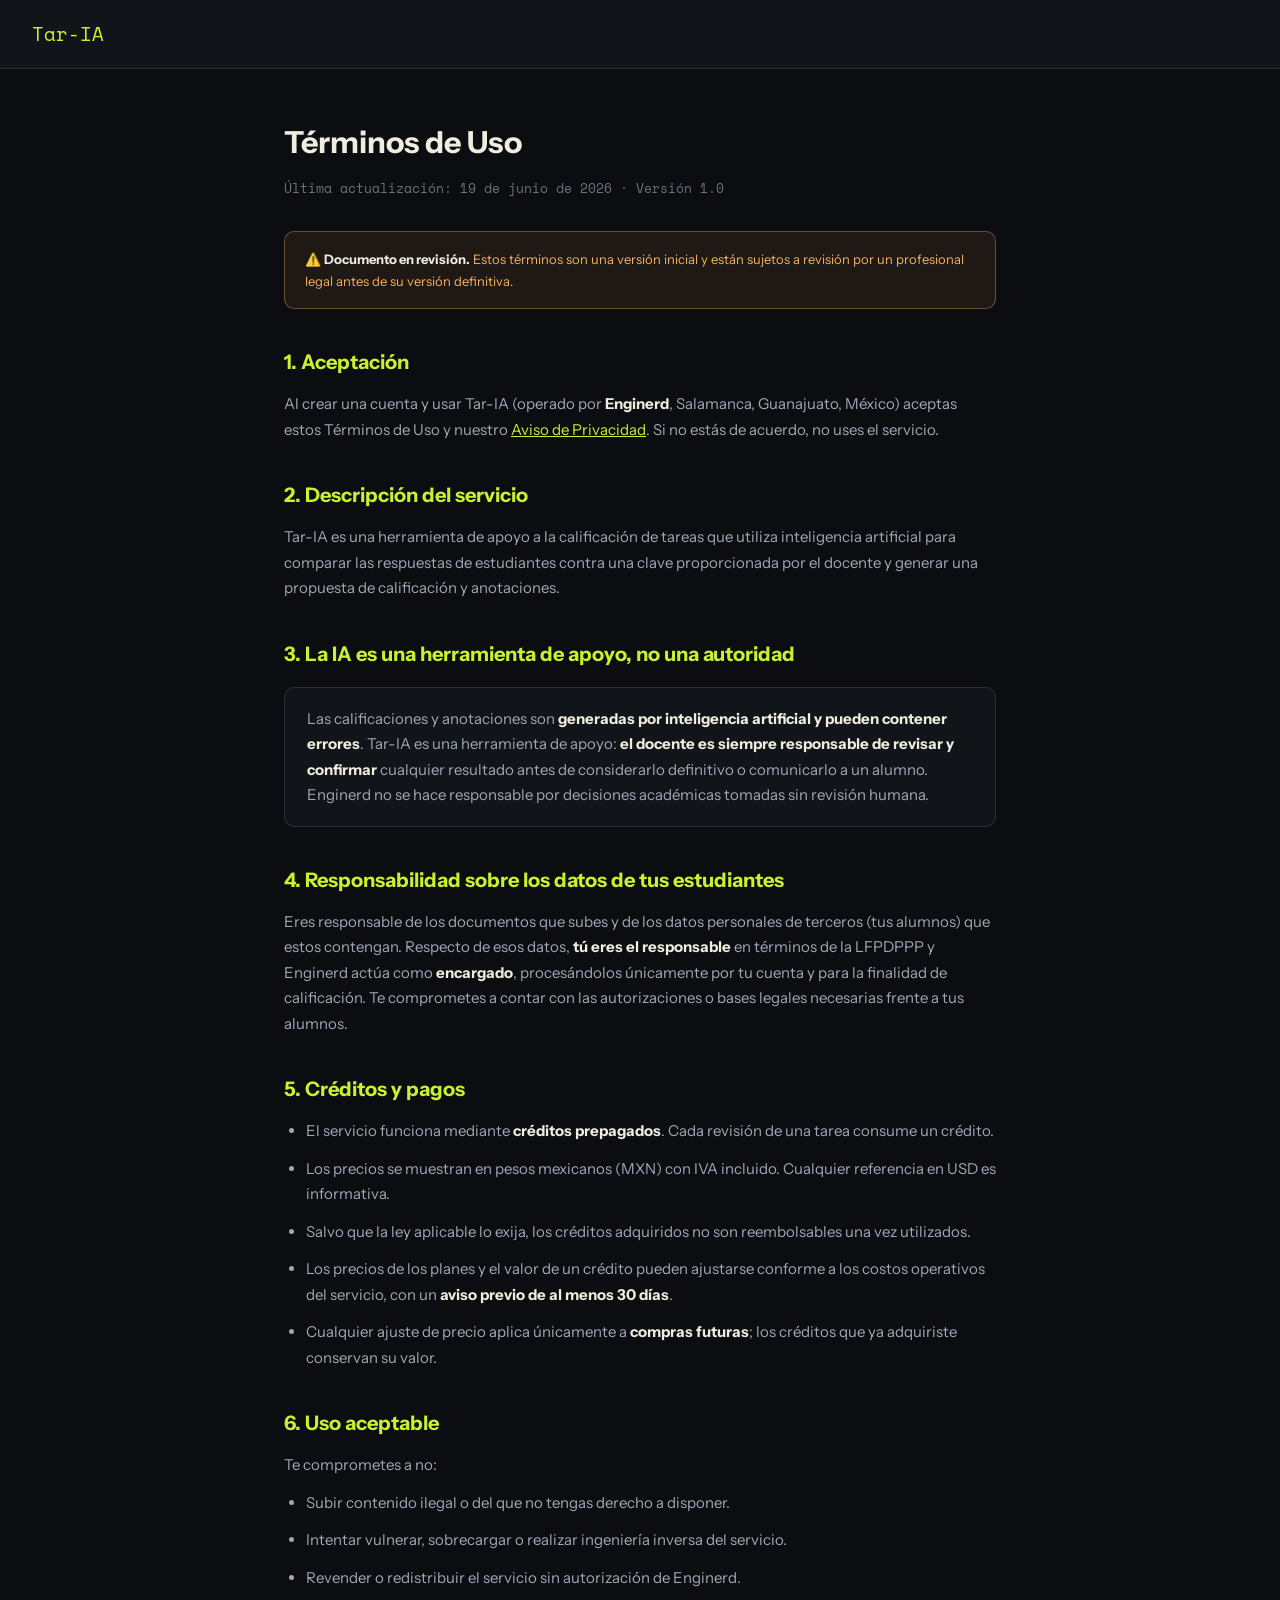
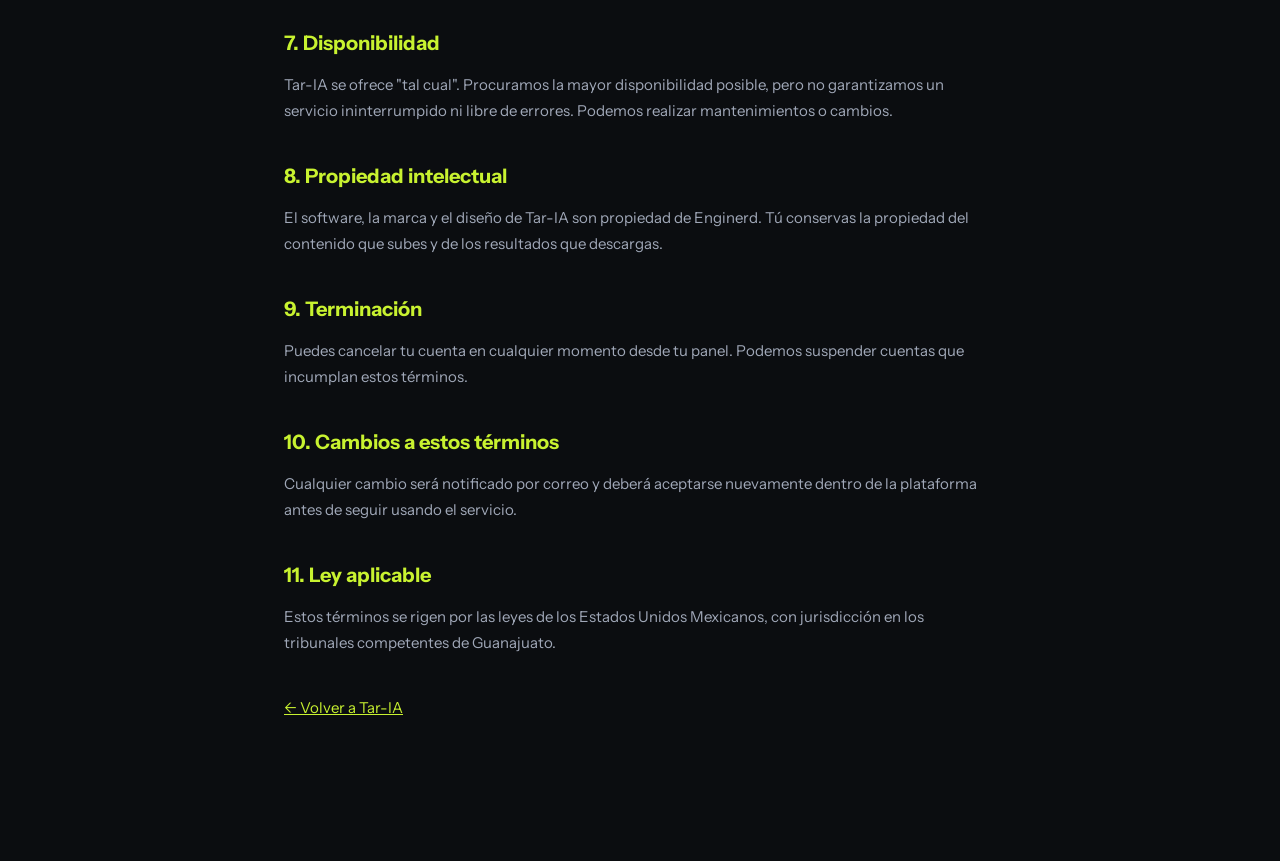
<file: legal/terminos-uso.html>
<!DOCTYPE html>
<html lang="es">
<head>
<meta charset="UTF-8">
<meta name="viewport" content="width=device-width, initial-scale=1.0">
<title>Términos de Uso — Tar-IA · Enginerd</title>
<link rel="icon" href="data:image/svg+xml,<svg xmlns='http://www.w3.org/2000/svg' viewBox='0 0 100 100'><rect width='100' height='100' rx='18' fill='%230b0d10'/><text y='.9em' font-size='72' x='14' fill='%23c8f230' font-family='monospace' font-weight='bold'>T</text></svg>">
<style>
  @import url('https://fonts.googleapis.com/css2?family=Space+Mono:wght@400;700&family=Instrument+Sans:wght@400;500;600&display=swap');
  :root{--bg:#0b0d10;--bg2:#111418;--accent:#c8f230;--text:#f0ece0;--text2:#a0a8b8;--text3:#6a7280;--border:#2a303a}
  *{box-sizing:border-box;margin:0;padding:0}
  body{font-family:'Instrument Sans',sans-serif;background:var(--bg);color:var(--text);line-height:1.7;padding:0 0 80px}
  .topbar{padding:18px 32px;border-bottom:0.5px solid var(--border);background:var(--bg2)}
  .topbar a{font-family:'Space Mono',monospace;font-size:19px;color:var(--accent);text-decoration:none}
  .wrap{max-width:760px;margin:0 auto;padding:48px 24px}
  h1{font-size:1.9rem;margin-bottom:8px}
  h2{font-size:1.25rem;margin:36px 0 12px;color:var(--accent)}
  p,li{color:var(--text2);font-size:15px;margin-bottom:12px}
  ul{padding-left:22px}
  a{color:var(--accent)}
  .meta{font-size:13px;color:var(--text3);font-family:'Space Mono',monospace;margin-bottom:32px}
  .draft{background:rgba(245,176,96,.08);border:0.5px solid rgba(245,176,96,.35);border-radius:10px;padding:16px 20px;margin-bottom:32px;font-size:13px;color:#f5b060}
  .box{background:var(--bg2);border:0.5px solid var(--border);border-radius:10px;padding:18px 22px;margin:16px 0}
  strong{color:var(--text)}
</style>
</head>
<body>
<div class="topbar"><a href="../index.html">Tar-IA</a></div>
<div class="wrap">

  <h1>Términos de Uso</h1>
  <div class="meta">Última actualización: 19 de junio de 2026 · Versión 1.0</div>

  <div class="draft">
    ⚠️ <strong>Documento en revisión.</strong> Estos términos son una versión inicial y están sujetos
    a revisión por un profesional legal antes de su versión definitiva.
  </div>

  <h2>1. Aceptación</h2>
  <p>
    Al crear una cuenta y usar Tar-IA (operado por <strong>Enginerd</strong>, Salamanca, Guanajuato,
    México) aceptas estos Términos de Uso y nuestro
    <a href="aviso-privacidad.html">Aviso de Privacidad</a>. Si no estás de acuerdo, no uses el servicio.
  </p>

  <h2>2. Descripción del servicio</h2>
  <p>
    Tar-IA es una herramienta de apoyo a la calificación de tareas que utiliza inteligencia artificial
    para comparar las respuestas de estudiantes contra una clave proporcionada por el docente y generar
    una propuesta de calificación y anotaciones.
  </p>

  <h2>3. La IA es una herramienta de apoyo, no una autoridad</h2>
  <div class="box">
    <p style="margin-bottom:0">
      Las calificaciones y anotaciones son <strong>generadas por inteligencia artificial y pueden
      contener errores</strong>. Tar-IA es una herramienta de apoyo: <strong>el docente es siempre
      responsable de revisar y confirmar</strong> cualquier resultado antes de considerarlo definitivo
      o comunicarlo a un alumno. Enginerd no se hace responsable por decisiones académicas tomadas sin
      revisión humana.
    </p>
  </div>

  <h2>4. Responsabilidad sobre los datos de tus estudiantes</h2>
  <p>
    Eres responsable de los documentos que subes y de los datos personales de terceros (tus alumnos)
    que estos contengan. Respecto de esos datos, <strong>tú eres el responsable</strong> en términos
    de la LFPDPPP y Enginerd actúa como <strong>encargado</strong>, procesándolos únicamente por tu
    cuenta y para la finalidad de calificación. Te comprometes a contar con las autorizaciones o bases
    legales necesarias frente a tus alumnos.
  </p>

  <h2>5. Créditos y pagos</h2>
  <ul>
    <li>El servicio funciona mediante <strong>créditos prepagados</strong>. Cada revisión de una tarea consume un crédito.</li>
    <li>Los precios se muestran en pesos mexicanos (MXN) con IVA incluido. Cualquier referencia en USD es informativa.</li>
    <li>Salvo que la ley aplicable lo exija, los créditos adquiridos no son reembolsables una vez utilizados.</li>
    <li>Los precios de los planes y el valor de un crédito pueden ajustarse conforme a los costos operativos del servicio, con un <strong>aviso previo de al menos 30 días</strong>.</li>
    <li>Cualquier ajuste de precio aplica únicamente a <strong>compras futuras</strong>; los créditos que ya adquiriste conservan su valor.</li>
  </ul>

  <h2>6. Uso aceptable</h2>
  <p>Te comprometes a no:</p>
  <ul>
    <li>Subir contenido ilegal o del que no tengas derecho a disponer.</li>
    <li>Intentar vulnerar, sobrecargar o realizar ingeniería inversa del servicio.</li>
    <li>Revender o redistribuir el servicio sin autorización de Enginerd.</li>
  </ul>

  <h2>7. Disponibilidad</h2>
  <p>
    Tar-IA se ofrece "tal cual". Procuramos la mayor disponibilidad posible, pero no garantizamos un
    servicio ininterrumpido ni libre de errores. Podemos realizar mantenimientos o cambios.
  </p>

  <h2>8. Propiedad intelectual</h2>
  <p>
    El software, la marca y el diseño de Tar-IA son propiedad de Enginerd. Tú conservas la propiedad
    del contenido que subes y de los resultados que descargas.
  </p>

  <h2>9. Terminación</h2>
  <p>
    Puedes cancelar tu cuenta en cualquier momento desde tu panel. Podemos suspender cuentas que
    incumplan estos términos.
  </p>

  <h2>10. Cambios a estos términos</h2>
  <p>
    Cualquier cambio será notificado por correo y deberá aceptarse nuevamente dentro de la plataforma
    antes de seguir usando el servicio.
  </p>

  <h2>11. Ley aplicable</h2>
  <p>
    Estos términos se rigen por las leyes de los Estados Unidos Mexicanos, con jurisdicción en los
    tribunales competentes de Guanajuato.
  </p>

  <p style="margin-top:40px"><a href="../index.html">← Volver a Tar-IA</a></p>
</div>
</body>
</html>
</file>
<file: css/style.css>
@import url('https://fonts.googleapis.com/css2?family=Space+Mono:wght@400;700&family=Instrument+Sans:ital,wght@0,400;0,500;0,600;1,400&display=swap');

:root{
  --bg:#0b0d10;--bg2:#111418;--bg3:#161b20;
  --border:#2a303a;--border2:#363d4a;
  --text:#f0ece0;--text2:#a0a8b8;--text3:#6a7280;
  --accent:#c8f230;--accent2:#a8cc20;
  --accent-text:#c8f230;   /* lima usado como TEXTO/BORDE (en oscuro es el mismo lima) */
  --wa:#25d366;
  --error:#ff5d5d;--success:#4ade80;
}
/* Modo claro — el lima de marca se conserva para FONDOS (botones, barras), y para
   textos/bordes se usa un lima OSCURO legible sobre blanco. Paleta clara familia Enginerd. */
:root[data-theme="light"]{
  --bg:#f7f8f4;--bg2:#ffffff;--bg3:#eef1e8;
  --border:#e0e4d8;--border2:#c7cfba;
  --text:#14181c;--text2:#4a5560;--text3:#78838f;
  --accent:#c8f230;--accent2:#b0da1c;
  --accent-text:#4d6b00;
  --wa:#1da851;
  --error:#d93838;--success:#2e9e5b;
}
*{box-sizing:border-box;margin:0;padding:0}
body{font-family:'Instrument Sans',sans-serif;background:var(--bg);color:var(--text);line-height:1.6;min-height:100vh}
a{color:inherit}
::selection{background:rgba(200,242,48,.3)}

/* ── TOPBAR ── */
@keyframes nerdy-bob{0%,100%{transform:translateY(0)}50%{transform:translateY(-6px)}}
.topbar{display:flex;align-items:center;justify-content:space-between;padding:18px 32px;border-bottom:0.5px solid var(--border);background:var(--bg2)}
.topbar-logo{font-family:'Space Mono',monospace;font-size:19px;color:var(--accent-text);letter-spacing:-1px;text-decoration:none;display:flex;align-items:center;gap:8px}
.topbar-logo .tag{font-size:10px;background:rgba(200,242,48,.1);border:0.5px solid rgba(200,242,48,.3);padding:2px 7px;border-radius:10px;letter-spacing:.5px}
.topbar-user{display:flex;align-items:center;gap:14px;font-size:13px;color:var(--text2)}
.topbar-plan{background:var(--bg3);border:0.5px solid var(--border2);padding:5px 12px;border-radius:7px;font-family:'Space Mono',monospace;font-size:12px;color:var(--accent-text)}
.topbar-creditos{font-family:'Space Mono',monospace;font-size:12px;color:var(--text3);padding:5px 10px;border:0.5px solid var(--border);border-radius:7px}
.btn-theme{background:var(--bg3);border:0.5px solid var(--border2);border-radius:7px;color:var(--text2);cursor:pointer;font-size:14px;line-height:1;padding:6px 10px;transition:border-color .2s,color .2s}
.btn-theme:hover{border-color:var(--accent);color:var(--accent-text)}
.btn-logout{background:none;border:0.5px solid var(--border2);color:var(--text2);font-size:12px;padding:7px 13px;border-radius:7px;cursor:pointer;transition:border-color .2s,color .2s}
.btn-logout:hover{border-color:var(--error);color:var(--error)}

/* ── AUTH STAGE (login con ilustración central) ── */
.auth-stage{position:relative;min-height:100vh;overflow:hidden;background:radial-gradient(ellipse 60% 55% at 50% 52%, rgba(200,242,48,.06), var(--bg) 70%)}
.auth-stage::after{content:'';position:absolute;inset:0;background-image:linear-gradient(rgba(255,255,255,.014) 1px,transparent 1px),linear-gradient(90deg,rgba(255,255,255,.014) 1px,transparent 1px);background-size:48px 48px;pointer-events:none;z-index:0}

/* ilustración central que se funde con el fondo */
.auth-hero{position:absolute;left:50%;top:50%;transform:translate(-50%,-50%);z-index:1;pointer-events:none}
.auth-hero-img{height:min(86vh,720px);max-width:92vw;object-fit:contain;display:block;
  -webkit-mask-image:radial-gradient(ellipse 58% 64% at 50% 47%, #000 38%, transparent 82%);
  mask-image:radial-gradient(ellipse 58% 64% at 50% 47%, #000 38%, transparent 82%)}

/* humito del café (aproximado por CSS, sobre la taza) */
.steam{position:absolute;left:calc(50% - 86px);top:calc(50% + 30px);width:7px;height:7px;border-radius:50%;background:rgba(255,255,255,.5);filter:blur(3px);opacity:0;z-index:2}
.steam.s1{animation:steam 3.4s ease-in infinite}
.steam.s2{left:calc(50% - 78px);animation:steam 3.4s ease-in .9s infinite}
.steam.s3{left:calc(50% - 94px);animation:steam 3.4s ease-in 1.8s infinite}
@keyframes steam{0%{opacity:0;transform:translateY(0) scale(.7)}25%{opacity:.55}100%{opacity:0;transform:translateY(-46px) scale(1.7)}}

/* bloques flotantes en las esquinas */
.auth-tl{position:absolute;top:54px;left:56px;max-width:420px;z-index:3}
.auth-bl{position:absolute;bottom:46px;left:56px;z-index:3}
.auth-br{position:absolute;bottom:46px;right:56px;z-index:3}

.auth-brand{font-family:'Space Mono',monospace;font-size:18px;color:var(--accent-text);letter-spacing:-.5px;margin-bottom:30px}
.auth-brand span{color:var(--text3);font-size:11px;margin-left:4px}
.auth-headline{font-size:2.3rem;line-height:1.12;font-weight:600;letter-spacing:-1.2px;margin-bottom:16px;text-shadow:0 2px 24px rgba(0,0,0,.6)}
.auth-lede{font-size:14.5px;color:var(--text2);line-height:1.6;max-width:380px;margin-bottom:26px}
.auth-points{list-style:none;padding:0;margin:0;display:flex;flex-direction:column;gap:12px}
.auth-points li{position:relative;padding-left:28px;font-size:13.5px;color:var(--text2)}
.auth-points li::before{content:'';position:absolute;left:0;top:3px;width:17px;height:17px;border-radius:50%;background:rgba(200,242,48,.1);border:0.5px solid var(--accent)}
.auth-points li::after{content:'';position:absolute;left:6px;top:6px;width:4px;height:8px;border:solid var(--accent);border-width:0 1.6px 1.6px 0;transform:rotate(45deg)}

/* mockup hoja calificada */
.mock-sheet{max-width:270px;background:var(--bg2);border:0.5px solid var(--border2);border-radius:13px;overflow:hidden;box-shadow:0 30px 70px rgba(0,0,0,.45);transform:rotate(-2.5deg);transition:transform .4s cubic-bezier(.16,1,.3,1)}
.mock-sheet:hover{transform:rotate(0) translateY(-4px)}
.mock-head{background:var(--accent);color:#0b0d10;padding:16px 20px;display:flex;align-items:baseline;gap:7px}
.mock-grade{font-family:'Space Mono',monospace;font-size:34px;font-weight:700;line-height:1}
.mock-grade-sub{font-size:13px;opacity:.7;font-weight:600}
.mock-body{padding:16px 20px 14px}
.mock-name{font-weight:600;font-size:13px;margin-bottom:12px;color:var(--text)}
.mock-row{font-size:12px;color:var(--text2);padding:6px 0;border-bottom:0.5px solid var(--border);display:flex;align-items:center;gap:9px}
.mock-row:last-of-type{border-bottom:none}
.mk{width:16px;height:16px;border-radius:50%;display:inline-flex;align-items:center;justify-content:center;font-size:10px;font-weight:700;flex-shrink:0;color:#0b0d10}
.mk.ok{background:var(--success)}
.mk.bad{background:var(--error)}
.mock-foot{font-size:10px;color:var(--text3);font-family:'Space Mono',monospace;margin-top:12px}

/* Pantallas medianas: ocultar la tarjeta de ejemplo para evitar choques */
@media(max-width:1180px){
  .auth-bl{display:none}
  .auth-br{bottom:40px;right:40px}
  .auth-tl{max-width:360px;top:44px;left:40px}
  .auth-headline{font-size:2rem}
}
/* En pantallas de poca altura se oculta para no tapar el texto */
@media(max-height:780px){
  .auth-bl{display:none}
}

/* Móvil: apilar todo en flujo vertical, sin posiciones absolutas */
@media(max-width:820px){
  .auth-stage{display:flex;flex-direction:column;align-items:center;padding:36px 22px;min-height:100vh}
  .auth-hero{position:relative;left:auto;top:auto;transform:none;order:2;margin:8px 0}
  .auth-hero-img{height:auto;width:100%;max-width:340px;animation:none}
  .steam{display:none}
  .auth-tl{position:relative;top:auto;left:auto;order:1;max-width:480px;text-align:center}
  .auth-tl .auth-points{display:none}
  .auth-headline{font-size:1.7rem}
  .auth-bl{display:none}
  .auth-br{position:relative;bottom:auto;right:auto;order:3;width:100%;max-width:400px}
}

/* ── LOGIN SCREEN ── */
.login-wrap{min-height:100vh;display:flex;align-items:center;justify-content:center;padding:24px;position:relative;overflow:hidden}
.login-glow{position:absolute;top:-15%;right:-10%;width:600px;height:600px;background:radial-gradient(circle,rgba(200,242,48,.08) 0%,transparent 65%);pointer-events:none}
.login-card{position:relative;z-index:1;background:var(--bg2);border:0.5px solid var(--border);border-radius:16px;padding:48px 40px;max-width:400px;width:100%;text-align:center}
.login-logo{font-family:'Space Mono',monospace;font-size:28px;color:var(--accent-text);letter-spacing:-1px;margin-bottom:6px}
.login-tag{font-size:13px;color:var(--text3);margin-bottom:32px}
.btn-google{display:flex;align-items:center;justify-content:center;gap:11px;width:100%;background:#fff;color:#1f1f1f;font-size:14px;font-weight:600;padding:13px 20px;border-radius:9px;border:none;cursor:pointer;text-decoration:none;transition:transform .15s,box-shadow .2s}
.btn-google:hover{transform:translateY(-1px);box-shadow:0 6px 20px rgba(0,0,0,.3)}
.login-or{display:flex;align-items:center;gap:12px;margin:20px 0;color:var(--text3);font-size:12px}
.login-or::before,.login-or::after{content:'';flex:1;height:0.5px;background:var(--border2)}
.login-input{width:100%;background:var(--bg3);border:0.5px solid var(--border2);border-radius:9px;padding:12px 14px;color:var(--text);font-family:inherit;font-size:14px;margin-bottom:10px}
.login-input:focus{outline:none;border-color:var(--accent-text)}
.btn-email{width:100%;background:var(--accent);color:#0b0d10;font-size:14px;font-weight:600;padding:12px 20px;border-radius:9px;border:none;cursor:pointer;transition:background .2s;margin-top:2px}
.btn-email:hover{background:var(--accent2)}
.btn-email:disabled{opacity:.55;cursor:not-allowed}
.login-forgot{margin-top:12px;font-size:12px;text-align:center}
.login-forgot a{color:var(--text3);text-decoration:none}
.login-forgot a:hover{color:var(--accent-text)}
.login-switch{margin-top:16px;font-size:13px;color:var(--text3)}
.login-switch a{color:var(--accent-text);text-decoration:none;margin-left:5px}
.login-foot{margin-top:24px;font-size:12px;color:var(--text3)}
.login-foot a{color:var(--accent-text);text-decoration:none}

/* ── PANEL LAYOUT ── */
.panel-body{display:flex;min-height:calc(100vh - 65px)}
.sidebar{width:220px;border-right:0.5px solid var(--border);background:var(--bg2);padding:24px 14px;flex-shrink:0}
.side-link{display:flex;align-items:center;gap:11px;padding:11px 14px;border-radius:8px;color:var(--text2);text-decoration:none;font-size:14px;cursor:pointer;transition:background .2s,color .2s;margin-bottom:3px;border:none;background:none;width:100%;text-align:left;font-family:inherit}
.side-link svg{width:17px;height:17px;stroke:currentColor;fill:none;stroke-width:1.8;flex-shrink:0}
.side-link:hover{background:var(--bg3);color:var(--text)}
.side-link.active{background:rgba(200,242,48,.08);color:var(--accent-text)}
.main-content{flex:1;padding:36px 40px;min-width:0}
.view{display:none;max-width:960px;margin:0 auto}
.view.active{display:block}
.view-title{font-size:1.6rem;font-weight:600;margin-bottom:6px}
.view-sub{font-size:14px;color:var(--text2);margin-bottom:32px}

/* ── CARDS / FORM ── */
.card{background:var(--bg2);border:0.5px solid var(--border);border-radius:12px;padding:28px}
.field{margin-bottom:20px}
.field label{display:block;font-size:13px;color:var(--text2);margin-bottom:8px;font-weight:500}
.field-hint{font-size:12px;color:var(--text3);margin-top:6px}
.dropzone{border:1.5px dashed var(--border2);border-radius:10px;padding:24px;text-align:center;cursor:pointer;transition:border-color .2s,background .2s;font-size:13px;color:var(--text2)}
.dropzone:hover,.dropzone.drag{border-color:var(--accent-text);background:rgba(200,242,48,.04)}
.dropzone input{display:none}
.file-list{margin-top:10px;display:flex;flex-direction:column;gap:6px}
.file-item{display:flex;align-items:center;justify-content:space-between;background:var(--bg3);border:0.5px solid var(--border);border-radius:7px;padding:8px 12px;font-size:12px;font-family:'Space Mono',monospace}
.file-item button{background:none;border:none;color:var(--text3);cursor:pointer;font-size:14px}
textarea{width:100%;background:var(--bg3);border:0.5px solid var(--border2);border-radius:8px;padding:12px 14px;color:var(--text);font-family:inherit;font-size:14px;resize:vertical;min-height:80px}
textarea:focus{outline:none;border-color:var(--accent-text)}

.btn-primary{display:inline-flex;align-items:center;gap:9px;background:var(--accent);color:#0b0d10;font-size:14px;font-weight:600;padding:13px 24px;border-radius:9px;border:none;cursor:pointer;transition:background .2s}
.btn-primary:hover{background:var(--accent2)}
.btn-primary:disabled{opacity:.5;cursor:not-allowed}
.btn-secondary{display:inline-flex;align-items:center;gap:9px;background:transparent;color:var(--text);font-size:14px;font-weight:500;padding:13px 24px;border-radius:9px;border:0.5px solid var(--border2);cursor:pointer;transition:border-color .2s,color .2s}
.btn-secondary:hover{border-color:var(--accent-text);color:var(--accent-text)}

/* ── MODAL GENÉRICO (fotos, etc.) ── */
.modal-overlay{position:fixed;inset:0;background:rgba(0,0,0,.55);backdrop-filter:blur(5px);-webkit-backdrop-filter:blur(5px);z-index:1100;display:flex;align-items:center;justify-content:center;padding:24px}
.modal-box{background:var(--bg2);border:0.5px solid var(--border2);border-radius:16px;max-width:460px;width:100%;padding:32px 30px;text-align:center;box-shadow:0 30px 80px rgba(0,0,0,.6)}
.modal-emoji{font-size:38px;margin-bottom:8px}
.modal-box h2{font-size:1.25rem;margin-bottom:14px}
.modal-box p{font-size:14px;color:var(--text2);line-height:1.6;margin-bottom:12px}
.modal-box strong{color:var(--text)}
.modal-example{font-family:'Space Mono',monospace;font-size:12.5px;color:var(--accent-text);background:var(--bg3);border:0.5px solid var(--border);border-radius:9px;padding:12px;margin:14px 0}
.modal-warn{background:rgba(245,176,96,.1);border:0.5px solid rgba(245,176,96,.3);border-radius:9px;padding:11px 14px;color:#f5b060 !important;font-size:13px !important}
.modal-actions{display:flex;gap:12px;justify-content:center;margin-top:22px}
.modal-actions button{flex:1}

/* ── CÓMO USAR ── */
.howto-step{background:var(--bg2);border:0.5px solid var(--border);border-radius:12px;padding:24px 26px;margin-bottom:18px}
.howto-head{display:flex;align-items:center;gap:12px;margin-bottom:12px}
.howto-head h3{margin:0;font-size:16px}
.howto-n{flex-shrink:0;width:34px;height:34px;border-radius:50%;background:var(--accent);color:#0b0d10;font-family:'Space Mono',monospace;font-weight:700;display:flex;align-items:center;justify-content:center;font-size:16px}
.howto-step p{font-size:14px;color:var(--text2);line-height:1.6;margin-bottom:8px}
.howto-step ul{margin:0 0 8px;padding-left:20px}
.howto-step li{font-size:13.5px;color:var(--text2);line-height:1.7}
.howto-step strong{color:var(--text)}
.howto-tip{font-size:12.5px !important;color:var(--text3) !important;border-left:2px solid var(--border2);padding-left:12px;margin-top:10px !important}
.howto-grid{display:grid;grid-template-columns:1fr 1fr;gap:14px;margin-top:12px}
.howto-card{border-radius:10px;padding:16px 18px}
.howto-card.good{background:rgba(74,222,128,.06);border:0.5px solid rgba(74,222,128,.3)}
.howto-card.bad{background:rgba(255,93,93,.06);border:0.5px solid rgba(255,93,93,.3)}
.howto-card-h{font-weight:600;font-size:14px;margin-bottom:10px}
.howto-card.good .howto-card-h{color:var(--success)}
.howto-card.bad .howto-card-h{color:var(--error)}
.howto-card ul{margin:0;padding-left:18px}
.howto-card li{font-size:13px;color:var(--text2);line-height:1.7}
.howto-cta{text-align:center;font-size:14px;color:var(--text2);padding:18px;background:rgba(200,242,48,.06);border:0.5px solid rgba(200,242,48,.25);border-radius:12px}
.howto-cta a{color:var(--accent-text);text-decoration:none;font-weight:600;margin-left:6px}
@media(max-width:680px){.howto-grid{grid-template-columns:1fr}}
/* Figura animada por paso de la guía */
.howto-ill{margin-left:auto;flex-shrink:0;width:56px;height:56px;border-radius:11px;background:radial-gradient(circle at 50% 34%, rgba(200,242,48,.10), rgba(200,242,48,.02));border:0.5px solid var(--border2);display:flex;align-items:center;justify-content:center}
.howto-ill svg{width:40px;height:40px}
@keyframes hi-bob{0%,100%{transform:translateY(2px)}50%{transform:translateY(-3px)}}
@keyframes hi-scan{0%,100%{transform:translateY(-12px)}50%{transform:translateY(12px)}}
@keyframes hi-pulse{0%,100%{opacity:.5;transform:scale(.94)}50%{opacity:1;transform:scale(1)}}
.hi-bob{animation:hi-bob 2.4s ease-in-out infinite}
.hi-pulse{transform-origin:center;transform-box:fill-box;animation:hi-pulse 2s ease-in-out infinite}
.hi-scan{animation:hi-scan 2.6s ease-in-out infinite}
@media(max-width:520px){.howto-ill{display:none}}
@media(prefers-reduced-motion:reduce){.hi-bob,.hi-pulse,.hi-scan{animation:none}}

/* ── BANNER VERIFICACIÓN DE CORREO ── */
#verify-banner{display:flex;align-items:center;gap:10px;background:rgba(245,176,96,.12);border-bottom:0.5px solid rgba(245,176,96,.35);color:#f5b060;font-size:13px;padding:11px 24px}
#verify-banner svg{flex-shrink:0}
#verify-banner button{margin-left:auto;background:#f5b060;color:#0b0d10;border:none;border-radius:7px;padding:7px 14px;font-size:12px;font-weight:600;cursor:pointer;white-space:nowrap}
#verify-banner button:disabled{opacity:.6;cursor:default}

/* ── SELECTOR DE MODO DE CLAVE ── */
.clave-modo{display:flex;gap:8px;background:var(--bg3);border:0.5px solid var(--border);border-radius:10px;padding:4px;margin-bottom:20px}
.clave-modo-btn{flex:1;background:none;border:none;color:var(--text2);font-size:13px;font-weight:500;padding:9px 12px;border-radius:7px;cursor:pointer;font-family:inherit;transition:background .2s,color .2s}
.clave-modo-btn.active{background:var(--accent);color:#0b0d10;font-weight:600}
#tabla-clave input{background:var(--bg3);border:0.5px solid var(--border2);border-radius:6px;color:var(--text);font-family:inherit;font-size:13px;padding:6px 8px;width:100%}
#tabla-clave input:focus{outline:none;border-color:var(--accent-text)}
#tabla-clave td{vertical-align:middle}
#tabla-clave .col-puntos input{width:64px}
#tabla-clave .col-tol input{width:72px}
.btn-del-fila{background:none;border:none;color:var(--text3);cursor:pointer;font-size:14px}
.btn-del-fila:hover{color:var(--error)}

/* ── SELECTOR DE MODELO (estándar / premium) ── */
.modelo-selector{display:grid;grid-template-columns:1fr 1fr;gap:10px}
@media(max-width:560px){.modelo-selector{grid-template-columns:1fr}}
.modelo-opt{position:relative;display:flex;align-items:flex-start;gap:11px;padding:13px 32px 13px 14px;border:1px solid var(--border2);border-radius:11px;background:var(--bg2);cursor:pointer;transition:border-color .15s,background .15s,box-shadow .15s}
.modelo-opt:hover{border-color:var(--accent2)}
.modelo-opt input{position:absolute;opacity:0;pointer-events:none}
.modelo-opt.is-active{border-color:var(--accent);background:rgba(200,242,48,.10);box-shadow:0 0 0 1px var(--accent)}
.modelo-ico{font-size:20px;line-height:1;margin-top:1px}
.modelo-body{display:flex;flex-direction:column;gap:3px;flex:1;min-width:0}
.modelo-nombre{font-weight:600;font-size:14px;color:var(--text);display:flex;align-items:center;gap:7px;flex-wrap:wrap}
.modelo-badge{font-size:9.5px;font-weight:700;letter-spacing:.04em;text-transform:uppercase;color:var(--accent-text);background:rgba(200,242,48,.16);border:0.5px solid rgba(200,242,48,.45);padding:2px 7px;border-radius:99px}
.modelo-desc{font-size:12px;color:var(--text2);line-height:1.35}
.modelo-check{position:absolute;top:12px;right:12px;width:18px;height:18px;border-radius:99px;background:var(--accent);color:#0b0d10;font-size:12px;font-weight:700;display:none;align-items:center;justify-content:center;line-height:1}
.modelo-opt.is-active .modelo-check{display:flex}

/* ── AVISO DE CRÉDITOS ── */
.creditos-aviso{background:rgba(200,242,48,.12);border:1px solid rgba(200,242,48,.45);border-radius:10px;padding:14px 18px;margin-bottom:16px;font-size:14px;color:var(--text)}
.creditos-aviso .cred-num{font-family:'Space Mono',monospace;font-weight:700;color:var(--accent-text);font-size:22px;line-height:1;vertical-align:-2px;margin:0 2px}
.creditos-aviso .cred-sub{color:var(--text2);font-size:12.5px;margin-left:6px}
.creditos-aviso .cred-warn{margin-top:8px;color:var(--error);font-size:13px;font-weight:600}

/* ── ALERT ── */
.alert{padding:14px 38px 14px 16px;border-radius:9px;font-size:13px;margin-bottom:20px;position:relative;line-height:1.55}
.alert-error{background:rgba(255,93,93,.08);border:0.5px solid rgba(255,93,93,.3);color:#ff8a8a}
.alert-success{background:rgba(74,222,128,.08);border:0.5px solid rgba(74,222,128,.3);color:var(--success)}
.alert-info{background:rgba(200,242,48,.06);border:0.5px solid rgba(200,242,48,.25);color:var(--accent-text)}

/* ── TABLE ── */
table{width:100%;border-collapse:collapse;font-size:13px}
th{text-align:left;color:var(--text3);font-family:'Space Mono',monospace;font-size:11px;text-transform:uppercase;letter-spacing:.5px;padding:10px 12px;border-bottom:0.5px solid var(--border)}
td{padding:12px;border-bottom:0.5px solid var(--border);color:var(--text2)}
tr:last-child td{border-bottom:none}
.badge{font-size:11px;padding:3px 9px;border-radius:10px;font-family:'Space Mono',monospace}
.badge-ok{background:rgba(74,222,128,.1);color:var(--success);border:0.5px solid rgba(74,222,128,.25)}
.badge-pending{background:rgba(245,176,96,.1);color:#f5b060;border:0.5px solid rgba(245,176,96,.25)}

/* ── PLAN CARDS ── */
.plan-grid{display:grid;grid-template-columns:repeat(auto-fit,minmax(200px,1fr));gap:16px;margin-top:8px}
.plan-card{background:var(--bg3);border:0.5px solid var(--border2);border-radius:12px;padding:24px 20px;text-align:center;position:relative;transition:border-color .2s,transform .2s}
.plan-card:hover{transform:translateY(-3px)}
.plan-card.current{border-color:var(--accent-text);background:rgba(200,242,48,.05)}
.plan-card.current::before{content:'Plan actual';position:absolute;top:-10px;left:50%;transform:translateX(-50%);background:var(--accent);color:#0b0d10;font-size:10px;padding:3px 10px;border-radius:10px;font-family:'Space Mono',monospace;font-weight:700}
.plan-name{font-family:'Space Mono',monospace;font-size:14px;color:var(--text2);text-transform:uppercase;letter-spacing:.5px;margin-bottom:10px}
.plan-price{font-size:2rem;font-weight:700;margin-bottom:4px}
.plan-price small{font-size:13px;color:var(--text3);font-weight:400}
.plan-revs{font-size:13px;color:var(--text3);margin-bottom:18px}
.ai-disclaimer{display:flex;gap:11px;align-items:flex-start;background:rgba(245,176,96,.08);border:0.5px solid rgba(245,176,96,.3);border-radius:10px;padding:14px 18px;margin-bottom:24px;font-size:13px;color:#f5b060;line-height:1.55}
.ai-disclaimer svg{flex-shrink:0;margin-top:2px}
.ai-disclaimer strong{color:#ffd9a0}
.ai-disclaimer #ai-disclaimer-close{margin-left:auto;background:none;border:none;color:#f5b060;cursor:pointer;font-size:14px;padding:2px 6px;flex-shrink:0;align-self:flex-start;opacity:.7}
.ai-disclaimer #ai-disclaimer-close:hover{opacity:1}
.alert-close{position:absolute;top:10px;right:12px;background:none;border:none;color:inherit;cursor:pointer;font-size:13px;opacity:.6}
.alert-close:hover{opacity:1}
.plan-iva{font-size:10px;color:var(--text3);text-transform:uppercase;letter-spacing:.5px;margin-bottom:4px}
.plan-usd{font-size:12px;color:var(--text3);margin-bottom:4px;font-family:'Space Mono',monospace}
.fx-disclaimer{font-size:11px;color:var(--text3);margin-top:14px;line-height:1.5;border-left:2px solid var(--border2);padding-left:10px}

/* ── TOOLTIPS DE AYUDA (ícono i) ── */
.info-i{display:inline-flex;align-items:center;justify-content:center;width:15px;height:15px;border-radius:50%;border:1px solid var(--text3);color:var(--text3);font-size:10px;font-style:italic;font-family:Georgia,serif;cursor:help;margin-left:7px;position:relative;vertical-align:middle}
.info-i:hover{border-color:var(--accent-text);color:var(--accent-text)}
.info-pop{display:none;position:absolute;bottom:140%;left:50%;transform:translateX(-50%);width:250px;background:var(--bg3);border:0.5px solid var(--border2);border-radius:9px;padding:11px 13px;font-size:12px;font-style:normal;font-weight:400;color:var(--text2);line-height:1.55;z-index:60;box-shadow:0 10px 28px rgba(0,0,0,.45);text-align:left;font-family:'Instrument Sans',sans-serif}
.info-pop strong{color:var(--text)}
.info-i:hover .info-pop{display:block}

/* ── TOUR DE BIENVENIDA ── */
.tour-overlay{position:fixed;inset:0;background:rgba(0,0,0,.6);z-index:1000}
.tour-tip{position:fixed;z-index:1003;width:300px;background:var(--bg2);border:0.5px solid var(--accent);border-radius:12px;padding:18px 20px;box-shadow:0 20px 60px rgba(0,0,0,.55)}
.tour-title{font-weight:600;font-size:15px;margin-bottom:6px}
.tour-text{font-size:13px;color:var(--text2);line-height:1.55;margin-bottom:14px}
.tour-actions{display:flex;justify-content:space-between;align-items:center;gap:10px}
.tour-skip{background:none;border:none;color:var(--text3);font-size:12px;cursor:pointer;padding:6px}
.tour-skip:hover{color:var(--text2)}
.tour-next{background:var(--accent);color:#0b0d10;border:none;border-radius:7px;padding:8px 18px;font-size:13px;font-weight:600;cursor:pointer}
.tour-progress{font-size:11px;color:var(--text3);font-family:'Space Mono',monospace;margin-top:10px;text-align:right}
.tour-highlight{position:relative;z-index:1002;box-shadow:0 0 0 3px var(--accent),0 0 0 9999px rgba(0,0,0,.6);border-radius:8px}

/* ── ADMIN KPIs ── */
.kpi-grid{display:grid;grid-template-columns:repeat(auto-fit,minmax(180px,1fr));gap:14px;margin-bottom:24px}
.kpi-card{background:var(--bg2);border:0.5px solid var(--border);border-radius:12px;padding:20px 22px}
.kpi-card.kpi-accent{border-color:rgba(200,242,48,.35);background:rgba(200,242,48,.04)}
.kpi-label{font-size:11px;color:var(--text3);text-transform:uppercase;letter-spacing:.6px;margin-bottom:8px}
.kpi-num{font-family:'Space Mono',monospace;font-size:1.7rem;font-weight:700;color:var(--text);line-height:1}
.kpi-card.kpi-accent .kpi-num{color:var(--accent-text)}
.kpi-foot{font-size:12px;color:var(--text3);margin-top:6px}
.plan-bar-row{display:flex;align-items:center;gap:12px;margin-bottom:10px;font-size:13px}
.plan-bar-name{width:110px;color:var(--text2);font-family:'Space Mono',monospace;font-size:12px;text-transform:capitalize}
.plan-bar-track{flex:1;background:var(--bg3);border-radius:99px;height:10px;overflow:hidden}
.plan-bar-fill{height:100%;background:var(--accent);border-radius:99px;min-width:3px}
.plan-bar-count{width:36px;text-align:right;color:var(--text);font-family:'Space Mono',monospace;font-size:12px}

/* ── STAT MINI ── */
.stat-row{display:grid;grid-template-columns:repeat(3,1fr);gap:14px;margin-bottom:28px}
.stat-mini{background:var(--bg2);border:0.5px solid var(--border);border-radius:10px;padding:18px 20px}
.stat-mini-num{font-family:'Space Mono',monospace;font-size:1.7rem;color:var(--accent-text);font-weight:700}
.stat-mini-label{font-size:12px;color:var(--text3);margin-top:4px}

/* ── LOADER ── */
.spinner{width:18px;height:18px;border:2px solid rgba(11,13,16,.3);border-top-color:#0b0d10;border-radius:50%;animation:spin .7s linear infinite}
@keyframes spin{to{transform:rotate(360deg)}}

@media(max-width:760px){
  .panel-body{flex-direction:column}
  .sidebar{width:100%;display:flex;overflow-x:auto;border-right:none;border-bottom:0.5px solid var(--border)}
  .side-link{flex-shrink:0}
  .main-content{padding:24px 18px}
  .stat-row{grid-template-columns:1fr}
}
</file>
